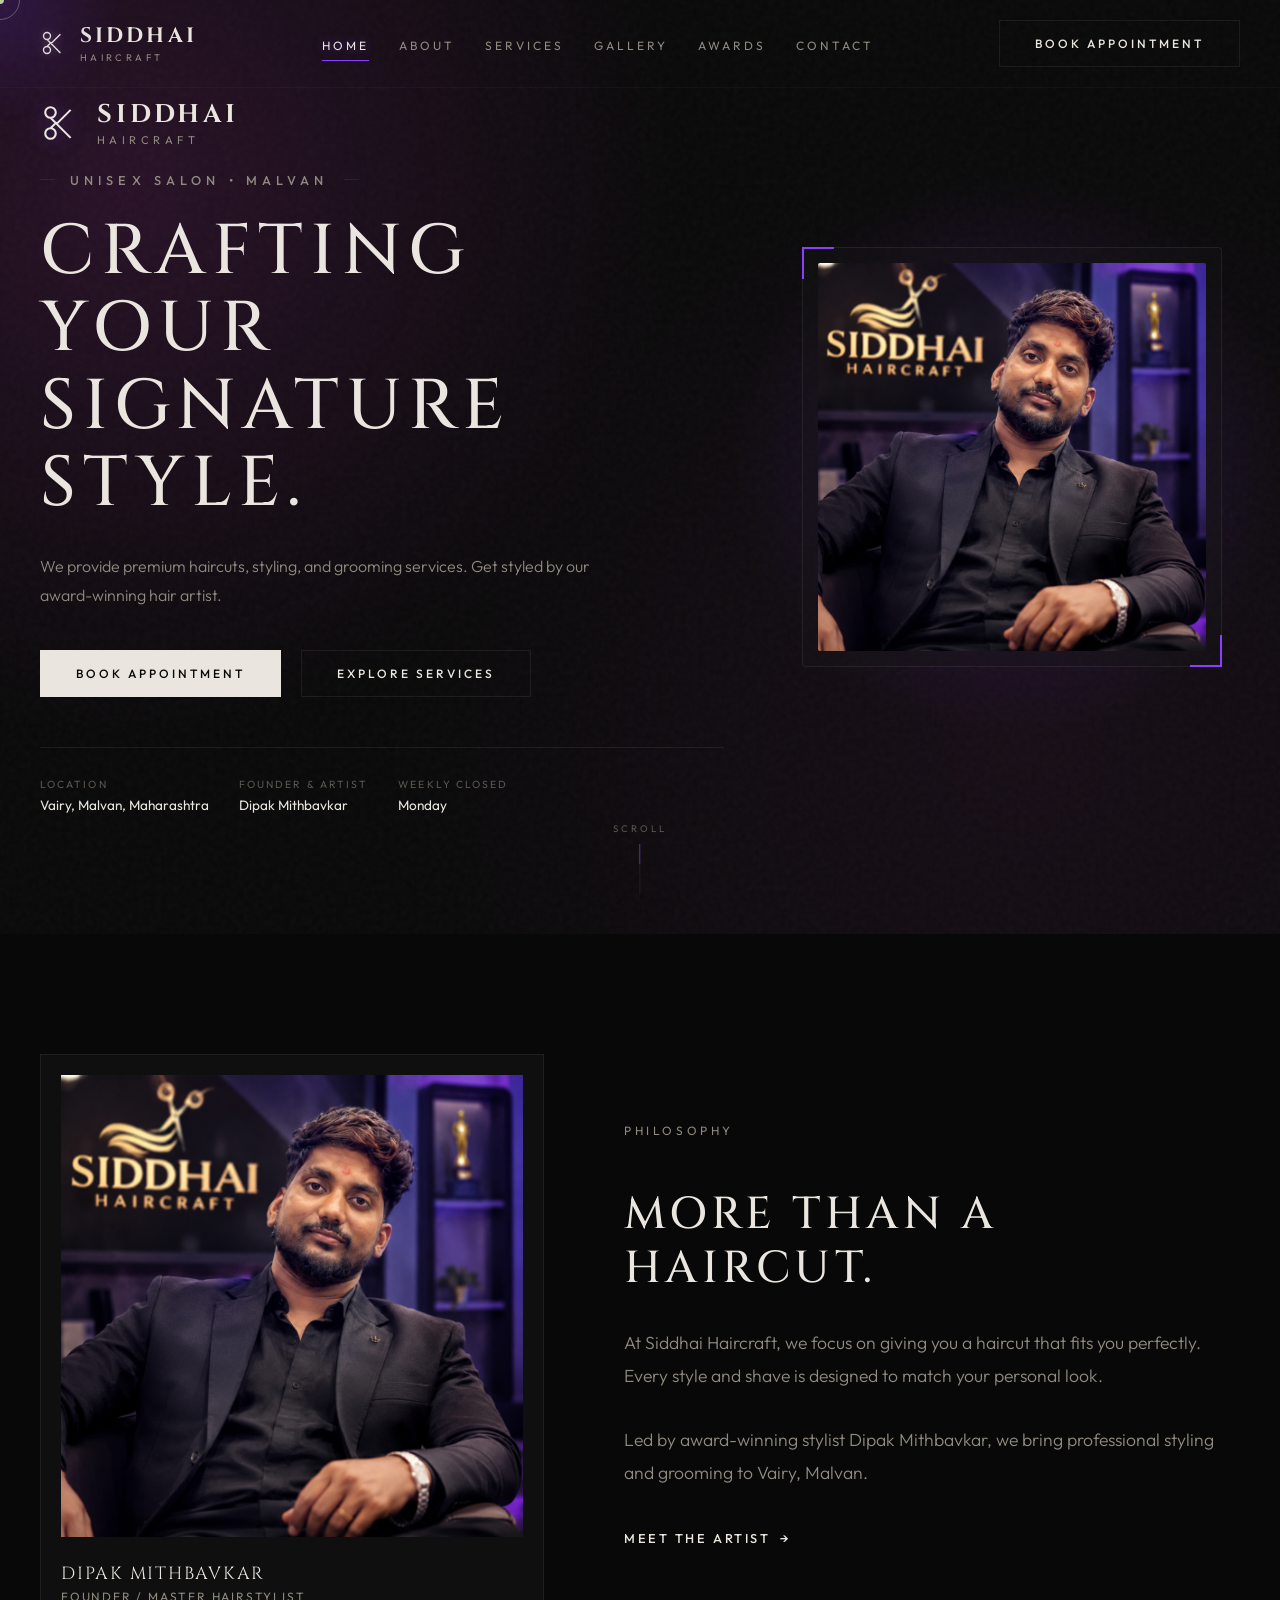
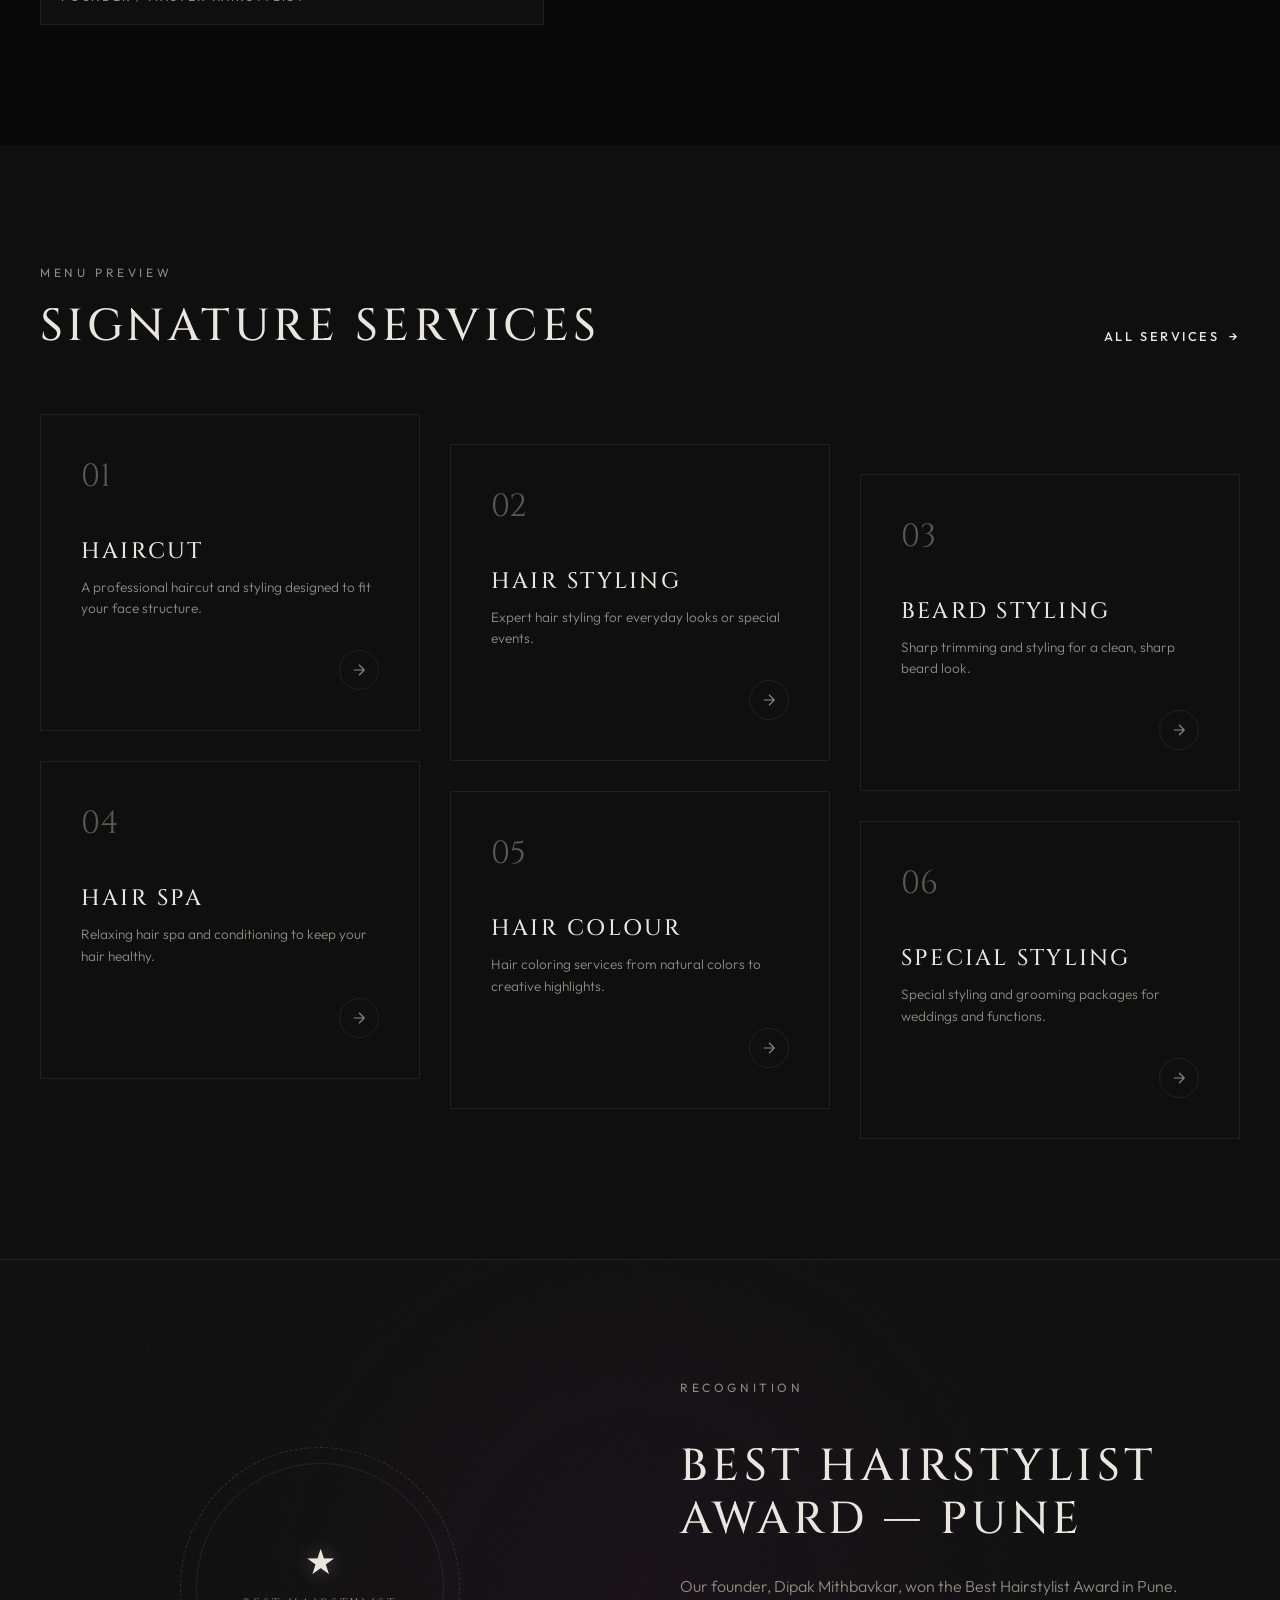
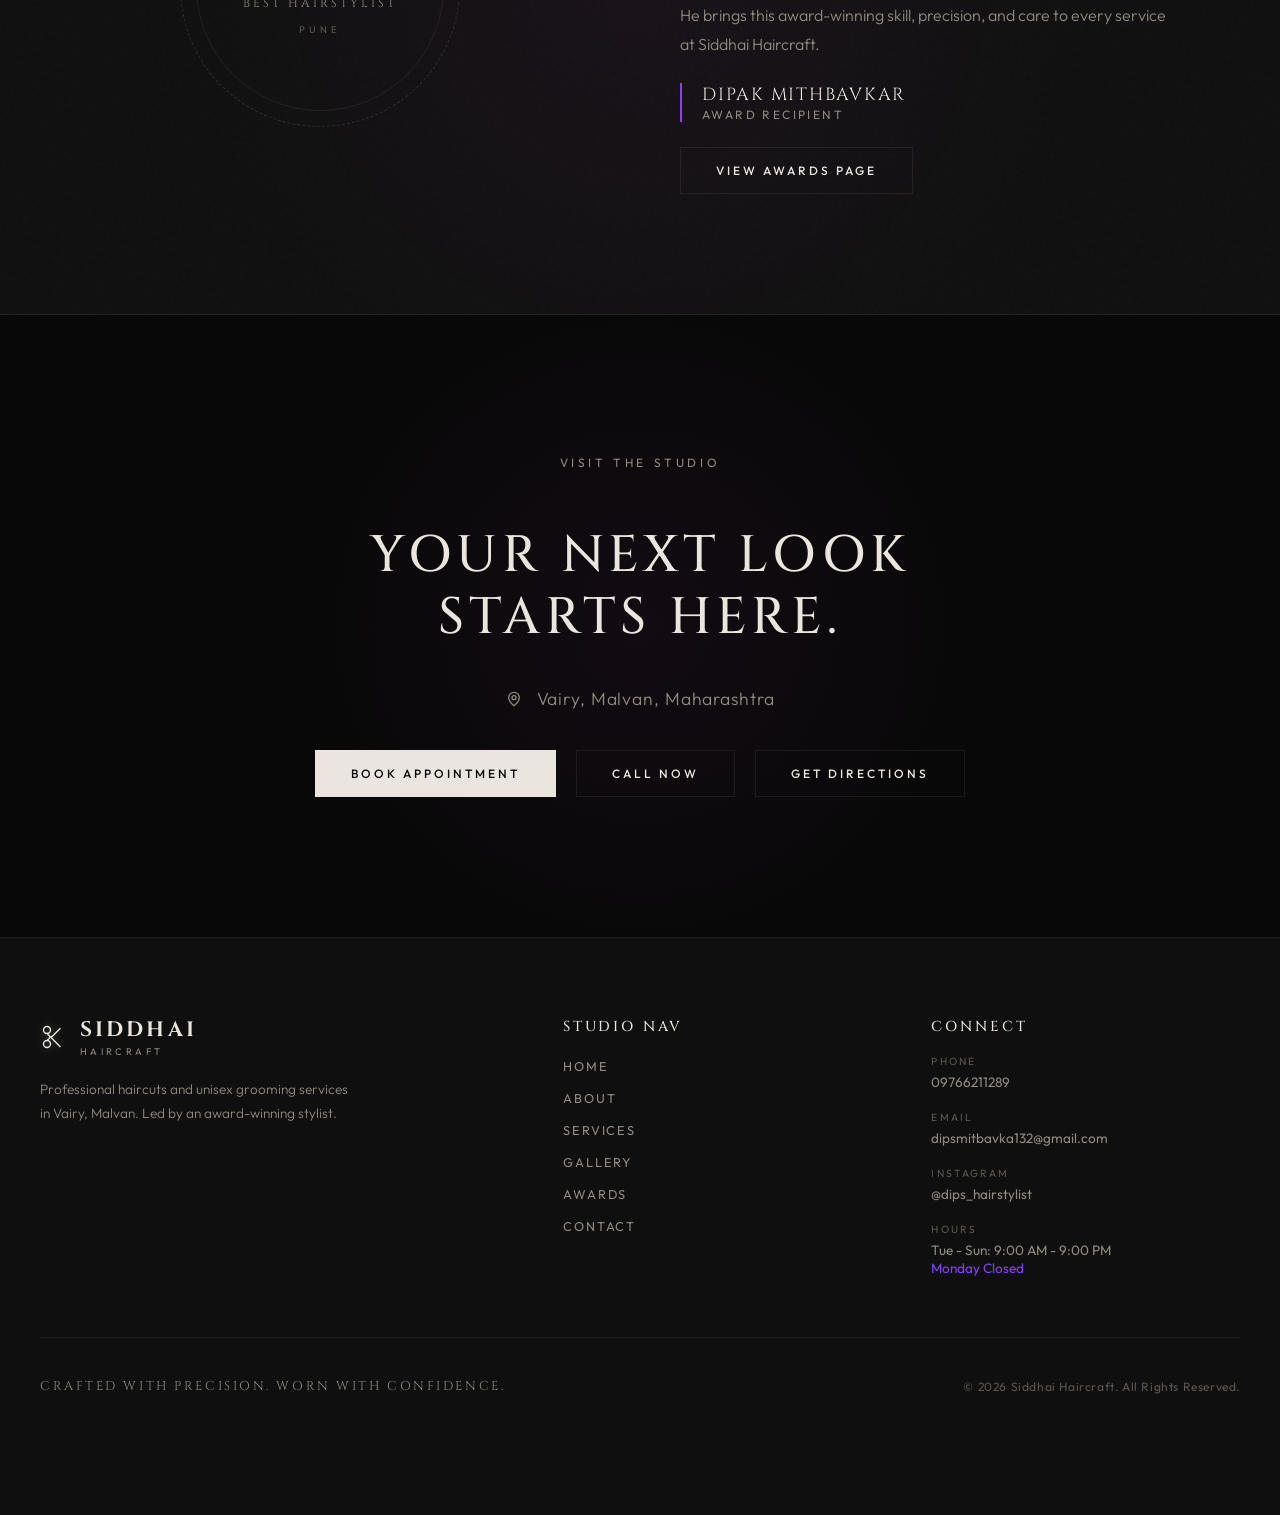
<file: index.html>
<!DOCTYPE html>
<html lang="en">
<head>
  <meta charset="UTF-8">
  <meta name="viewport" content="width=device-width, initial-scale=1.0">
  <title>Siddhai Haircraft | Premium Unisex Salon in Malvan</title>
  <meta name="description" content="Siddhai Haircraft is a luxury unisex salon in Vairy, Malvan, led by award-winning hairstylist Dipak Mithbavkar. Discover precision cuts and bespoke styling.">
  
  <!-- Open Graph -->
  <meta property="og:title" content="Siddhai Haircraft | Premium Unisex Salon in Malvan">
  <meta property="og:description" content="Discover premium grooming and styling in Vairy, Malvan. Led by Pune award-winning hairstylist Dipak Mithbavkar.">
  <meta property="og:image" content="assets/owner.jpg">
  <meta property="og:type" content="website">

  <!-- CSS -->
  <link rel="stylesheet" href="css/style.css">
</head>
<body class="is-loading">

  <!-- Page Transition Overlay -->
  <div class="page-transition-overlay"></div>

  <!-- Custom Cursor Elements -->
  <div class="custom-cursor"></div>
  <div class="custom-cursor-follower"></div>
  <div class="custom-cursor-glow"></div>

  <!-- Header -->
  <header>
    <div class="nav-container">
      <a href="index.html" class="logo">
        <svg width="28" height="28" viewBox="0 0 24 24" fill="none" stroke="#eae6df" stroke-width="1.2" style="color: var(--text-primary); filter: drop-shadow(0 0 5px rgba(234, 230, 223, 0.3));">
          <path d="M6 15c-1.66 0-3 1.34-3 3s1.34 3 3 3 3-1.34 3-3-1.34-3-3-3zm0 0l3.5-3.5M6 9c-1.66 0-3-1.34-3-3s1.34-3 3-3 3 1.34 3 3-1.34 3-3 3zm0 0l3.5 3.5m0 0l8-8m-8 8l8 8"/>
        </svg>
        <div class="logo-text-wrapper">
          <span class="logo-main-text">SIDDHAI</span>
          <span class="logo-sub-text">HAIRCRAFT</span>
        </div>
      </a>
      <nav>
        <ul class="nav-links">
          <li><a href="index.html" class="active">Home</a></li>
          <li><a href="about.html">About</a></li>
          <li><a href="services.html">Services</a></li>
          <li><a href="gallery.html">Gallery</a></li>
          <li><a href="awards.html">Awards</a></li>
          <li><a href="contact.html">Contact</a></li>
        </ul>
      </nav>
      <div class="nav-cta">
        <a href="https://wa.me/919766211289?text=Hello%20Siddhai%20Haircraft%2C%20I%20would%20like%20to%20enquire%20about%20booking%20an%20appointment." class="btn btn-secondary" target="_blank">Book Appointment</a>
      </div>
      <button class="hamburger" aria-label="Toggle Navigation">
        <span class="hamburger-box">
          <span class="hamburger-inner"></span>
        </span>
      </button>
    </div>
  </header>

  <!-- Mobile Fullscreen Navigation -->
  <div class="mobile-nav-overlay">
    <ul class="mobile-nav-links">
      <li><a href="index.html" class="active">Home</a></li>
      <li><a href="about.html">About</a></li>
      <li><a href="services.html">Services</a></li>
      <li><a href="gallery.html">Gallery</a></li>
      <li><a href="awards.html">Awards</a></li>
      <li><a href="contact.html">Contact</a></li>
    </ul>
    <a href="https://wa.me/919766211289?text=Hello%20Siddhai%20Haircraft%2C%20I%20would%20like%20to%20enquire%20about%20booking%20an%20appointment." class="btn btn-primary" target="_blank">Book Appointment</a>
  </div>

  <!-- Mobile Bottom Sticky CTA -->
  <div class="mobile-sticky-cta">
    <a href="https://wa.me/919766211289?text=Hello%20Siddhai%20Haircraft%2C%20I%20would%20like%20to%20enquire%20about%20booking%20an%20appointment." class="mobile-sticky-btn" target="_blank">Book Appointment</a>
  </div>

  <!-- Main Content -->
  <main>
    
    <!-- Hero Section -->
    <section class="hero">
      <div class="hero-grid">
        <div class="hero-content reveal">
          <div class="hero-brand-logo" style="display: flex; align-items: center; gap: 15px; margin-bottom: 25px;">
            <svg width="42" height="42" viewBox="0 0 24 24" fill="none" stroke="#eae6df" stroke-width="1.2" style="color: var(--text-primary); filter: drop-shadow(0 0 10px rgba(138, 63, 252, 0.45));">
              <path d="M6 15c-1.66 0-3 1.34-3 3s1.34 3 3 3 3-1.34 3-3-1.34-3-3-3zm0 0l3.5-3.5M6 9c-1.66 0-3-1.34-3-3s1.34-3 3-3 3 1.34 3 3-1.34 3-3 3zm0 0l3.5 3.5m0 0l8-8m-8 8l8 8"/>
            </svg>
            <div class="logo-text-wrapper" style="text-align: left;">
              <span class="logo-main-text" style="font-size: 1.6rem; font-weight: 700; letter-spacing: 0.15em;">SIDDHAI</span>
              <span class="logo-sub-text" style="font-size: 0.7rem; letter-spacing: 0.4em; color: var(--text-secondary); text-transform: uppercase;">HAIRCRAFT</span>
            </div>
          </div>
          <div class="hero-eyebrow">Unisex Salon • Malvan</div>
          <h1 class="hero-title">Crafting Your<br>Signature Style.</h1>
          <p class="hero-description">We provide premium haircuts, styling, and grooming services. Get styled by our award-winning hair artist.</p>
          <div class="hero-actions">
            <a href="https://wa.me/919766211289?text=Hello%20Siddhai%20Haircraft%2C%20I%20would%20like%20to%20enquire%20about%20booking%20an%20appointment." class="btn btn-primary" target="_blank">Book Appointment</a>
            <a href="services.html" class="btn btn-secondary">Explore Services</a>
          </div>
          <div class="hero-meta">
            <div class="meta-item">
              <span class="meta-label">Location</span>
              <span class="meta-value">Vairy, Malvan, Maharashtra</span>
            </div>
            <div class="meta-item">
              <span class="meta-label">Founder & Artist</span>
              <span class="meta-value">Dipak Mithbavkar</span>
            </div>
            <div class="meta-item">
              <span class="meta-label">Weekly Closed</span>
              <span class="meta-value text-plum">Monday</span>
            </div>
          </div>
        </div>
        <div class="hero-visual reveal reveal-delay-2">
          <div class="portrait-frame">
            <div class="portrait-inner">
              <img src="assets/owner.jpg" alt="Dipak Mithbavkar - Founder & Hairstylist">
            </div>
          </div>
          <div class="purple-ambient-glow"></div>
        </div>
      </div>
      <div class="scroll-indicator">
        <span>Scroll</span>
        <div class="scroll-line"></div>
      </div>
    </section>

    <!-- Editorial About Section -->
    <section class="about-section">
      <div class="section-container">
        <div class="editorial-grid">
          <div class="editorial-visual reveal clip-reveal">
            <div class="img-luxury-frame">
              <div class="img-container">
                <img src="assets/owner.jpg" alt="Dipak Mithbavkar at work">
              </div>
              <div class="artist-tag">
                <span class="artist-name">Dipak Mithbavkar</span>
                <span class="artist-title">Founder / Master Hairstylist</span>
              </div>
            </div>
          </div>
          <div class="editorial-content reveal reveal-delay-2">
            <span class="section-eyebrow">Philosophy</span>
            <h2 class="section-title">More than a haircut.</h2>
            <p>At Siddhai Haircraft, we focus on giving you a haircut that fits you perfectly. Every style and shave is designed to match your personal look.</p>
            <p>Led by award-winning stylist Dipak Mithbavkar, we bring professional styling and grooming to Vairy, Malvan.</p>
            <a href="about.html" class="btn-text">Meet The Artist <span>&rarr;</span></a>
          </div>
        </div>
      </div>
    </section>

    <!-- Services Preview Section -->
    <section class="services-section" style="background-color: var(--bg-secondary);">
      <div class="section-container">
        <div class="section-header reveal">
          <div>
            <span class="section-eyebrow">Menu Preview</span>
            <h2 class="section-title">Signature Services</h2>
          </div>
          <a href="services.html" class="btn-text">All Services <span>&rarr;</span></a>
        </div>
        
        <div class="services-preview-grid">
          
          <a href="services.html" class="service-preview-card reveal">
            <span class="card-num">01</span>
            <div class="card-content">
              <h3 class="card-title">Haircut</h3>
              <p class="card-desc">A professional haircut and styling designed to fit your face structure.</p>
            </div>
            <div class="card-footer">
              <span class="card-arrow">
                <svg width="18" height="18" viewBox="0 0 24 24" fill="none" stroke="currentColor" stroke-width="1.5"><path d="M5 12h14M12 5l7 7-7 7"/></svg>
              </span>
            </div>
          </a>

          <a href="services.html" class="service-preview-card reveal reveal-delay-1">
            <span class="card-num">02</span>
            <div class="card-content">
              <h3 class="card-title">Hair Styling</h3>
              <p class="card-desc">Expert hair styling for everyday looks or special events.</p>
            </div>
            <div class="card-footer">
              <span class="card-arrow">
                <svg width="18" height="18" viewBox="0 0 24 24" fill="none" stroke="currentColor" stroke-width="1.5"><path d="M5 12h14M12 5l7 7-7 7"/></svg>
              </span>
            </div>
          </a>

          <a href="services.html" class="service-preview-card reveal reveal-delay-2">
            <span class="card-num">03</span>
            <div class="card-content">
              <h3 class="card-title">Beard Styling</h3>
              <p class="card-desc">Sharp trimming and styling for a clean, sharp beard look.</p>
            </div>
            <div class="card-footer">
              <span class="card-arrow">
                <svg width="18" height="18" viewBox="0 0 24 24" fill="none" stroke="currentColor" stroke-width="1.5"><path d="M5 12h14M12 5l7 7-7 7"/></svg>
              </span>
            </div>
          </a>

          <a href="services.html" class="service-preview-card reveal">
            <span class="card-num">04</span>
            <div class="card-content">
              <h3 class="card-title">Hair Spa</h3>
              <p class="card-desc">Relaxing hair spa and conditioning to keep your hair healthy.</p>
            </div>
            <div class="card-footer">
              <span class="card-arrow">
                <svg width="18" height="18" viewBox="0 0 24 24" fill="none" stroke="currentColor" stroke-width="1.5"><path d="M5 12h14M12 5l7 7-7 7"/></svg>
              </span>
            </div>
          </a>

          <a href="services.html" class="service-preview-card reveal reveal-delay-1">
            <span class="card-num">05</span>
            <div class="card-content">
              <h3 class="card-title">Hair Colour</h3>
              <p class="card-desc">Hair coloring services from natural colors to creative highlights.</p>
            </div>
            <div class="card-footer">
              <span class="card-arrow">
                <svg width="18" height="18" viewBox="0 0 24 24" fill="none" stroke="currentColor" stroke-width="1.5"><path d="M5 12h14M12 5l7 7-7 7"/></svg>
              </span>
            </div>
          </a>

          <a href="services.html" class="service-preview-card reveal reveal-delay-2">
            <span class="card-num">06</span>
            <div class="card-content">
              <h3 class="card-title">Special Styling</h3>
              <p class="card-desc">Special styling and grooming packages for weddings and functions.</p>
            </div>
            <div class="card-footer">
              <span class="card-arrow">
                <svg width="18" height="18" viewBox="0 0 24 24" fill="none" stroke="currentColor" stroke-width="1.5"><path d="M5 12h14M12 5l7 7-7 7"/></svg>
              </span>
            </div>
          </a>

        </div>
      </div>
    </section>

    <!-- Award Feature Section -->
    <section class="award-feature">
      <div class="section-container">
        <div class="award-grid">
          <div class="award-badge-container reveal">
            <div class="award-badge">
              <div class="award-badge-content">
                <span class="award-badge-icon">&#9733;</span>
                <span class="award-badge-text">Best Hairstylist</span>
                <span class="award-badge-sub">Pune</span>
              </div>
            </div>
          </div>
          <div class="award-content reveal reveal-delay-2">
            <span class="section-eyebrow">Recognition</span>
            <h2>Best Hairstylist Award — Pune</h2>
            <p>Our founder, Dipak Mithbavkar, won the Best Hairstylist Award in Pune. He brings this award-winning skill, precision, and care to every service at Siddhai Haircraft.</p>
            <div class="award-recipient">
              <span class="award-recipient-name">Dipak Mithbavkar</span>
              <span class="award-recipient-title">Award Recipient</span>
            </div>
            <a href="awards.html" class="btn btn-secondary">View Awards Page</a>
          </div>
        </div>
      </div>
    </section>

    <!-- Location & Final CTA -->
    <section class="location-cta">
      <div class="section-container">
        <div class="location-cta-content reveal">
          <span class="section-eyebrow">Visit the Studio</span>
          <h2 class="location-cta-title">Your Next Look<br>Starts Here.</h2>
          <p class="location-address">
            <svg width="16" height="16" viewBox="0 0 24 24" fill="none" stroke="currentColor" stroke-width="2" style="display:inline; vertical-align:middle; margin-right:5px;"><path d="M12 2a8 8 0 00-8 8c0 5.25 8 12 8 12s8-6.75 8-12a8 8 0 00-8-8z"/><circle cx="12" cy="10" r="3"/></svg>
            Vairy, Malvan, Maharashtra
          </p>
          <div class="location-actions">
            <a href="https://wa.me/919766211289?text=Hello%20Siddhai%20Haircraft%2C%20I%20would%20like%20to%20enquire%20about%20booking%20an%20appointment." class="btn btn-primary" target="_blank">Book Appointment</a>
            <a href="tel:09766211289" class="btn btn-secondary">Call Now</a>
            <a href="https://www.google.com/maps/search/?api=1&query=Siddhai+Haircraft+Vairy+Malvan" class="btn btn-secondary" target="_blank">Get Directions</a>
          </div>
        </div>
      </div>
    </section>

  </main>

  <!-- Footer -->
  <footer>
    <div class="section-container">
      <div class="footer-grid">
        <div class="footer-brand">
          <a href="index.html" class="footer-logo">
            <svg width="28" height="28" viewBox="0 0 24 24" fill="none" stroke="#eae6df" stroke-width="1.2" style="color: var(--text-primary); filter: drop-shadow(0 0 5px rgba(234, 230, 223, 0.3));">
              <path d="M6 15c-1.66 0-3 1.34-3 3s1.34 3 3 3 3-1.34 3-3-1.34-3-3-3zm0 0l3.5-3.5M6 9c-1.66 0-3-1.34-3-3s1.34-3 3-3 3 1.34 3 3-1.34 3-3 3zm0 0l3.5 3.5m0 0l8-8m-8 8l8 8"/>
            </svg>
            <div class="logo-text-wrapper">
              <span class="logo-main-text">SIDDHAI</span>
              <span class="logo-sub-text">HAIRCRAFT</span>
            </div>
          </a>
          <p class="footer-desc">Professional haircuts and unisex grooming services in Vairy, Malvan. Led by an award-winning stylist.</p>
        </div>
        <div class="footer-nav">
          <h3 class="footer-nav-title">Studio Nav</h3>
          <ul class="footer-links">
            <li><a href="index.html">Home</a></li>
            <li><a href="about.html">About</a></li>
            <li><a href="services.html">Services</a></li>
            <li><a href="gallery.html">Gallery</a></li>
            <li><a href="awards.html">Awards</a></li>
            <li><a href="contact.html">Contact</a></li>
          </ul>
        </div>
        <div class="footer-contact">
          <h3 class="footer-nav-title">Connect</h3>
          <div class="footer-contact-item">
            <span class="footer-contact-label">Phone</span>
            <span class="footer-contact-value"><a href="tel:09766211289">09766211289</a></span>
          </div>
          <div class="footer-contact-item">
            <span class="footer-contact-label">Email</span>
            <span class="footer-contact-value"><a href="mailto:dipsmitbavka132@gmail.com">dipsmitbavka132@gmail.com</a></span>
          </div>
          <div class="footer-contact-item">
            <span class="footer-contact-label">Instagram</span>
            <span class="footer-contact-value"><a href="https://instagram.com/dips_hairstylist" target="_blank">@dips_hairstylist</a></span>
          </div>
          <div class="footer-contact-item">
            <span class="footer-contact-label">Hours</span>
            <span class="footer-contact-value">Tue - Sun: 9:00 AM - 9:00 PM<br><span style="color:var(--accent-electric)">Monday Closed</span></span>
          </div>
        </div>
      </div>
      <div class="footer-bottom">
        <span class="footer-motto">Crafted with precision. Worn with confidence.</span>
        <span class="footer-copy">&copy; 2026 Siddhai Haircraft. All Rights Reserved.</span>
      </div>
    </div>
  </footer>

  <!-- Scripts -->
  <script src="js/script.js"></script>
</body>
</html>
</file>
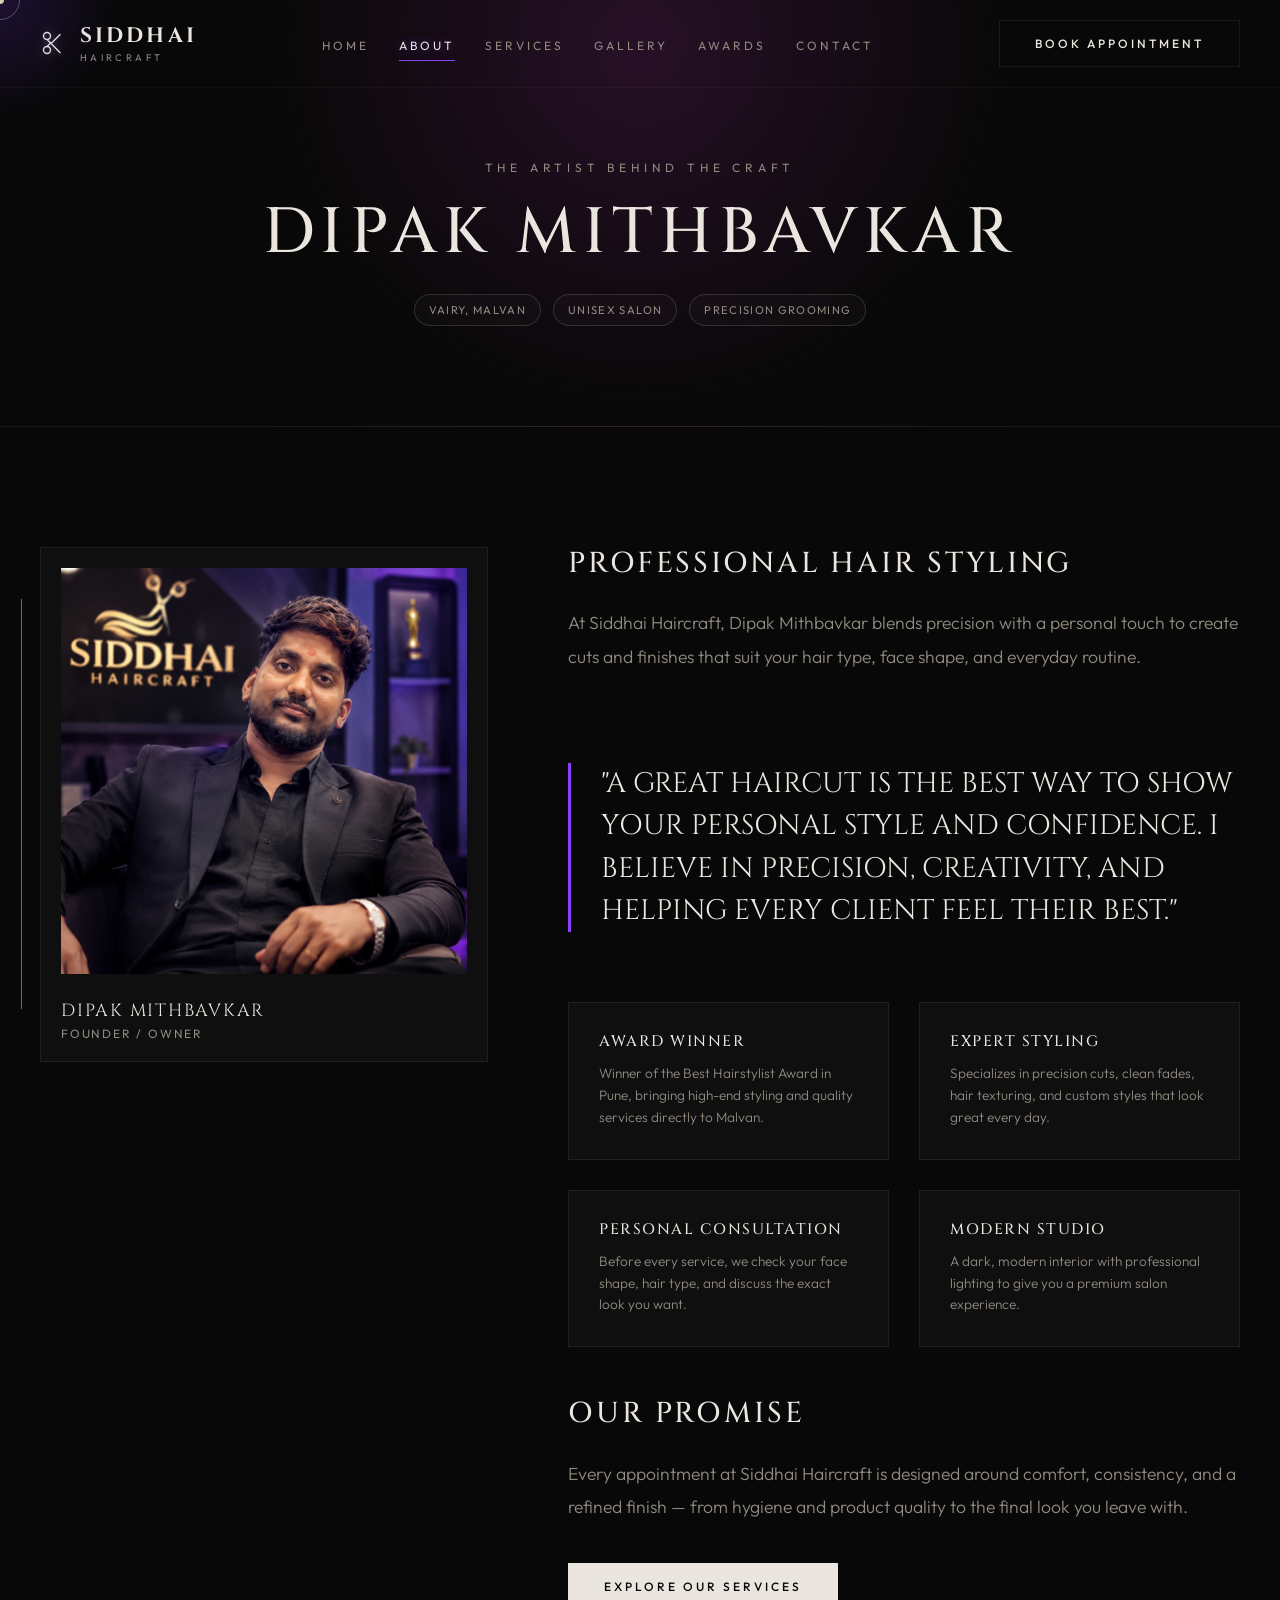
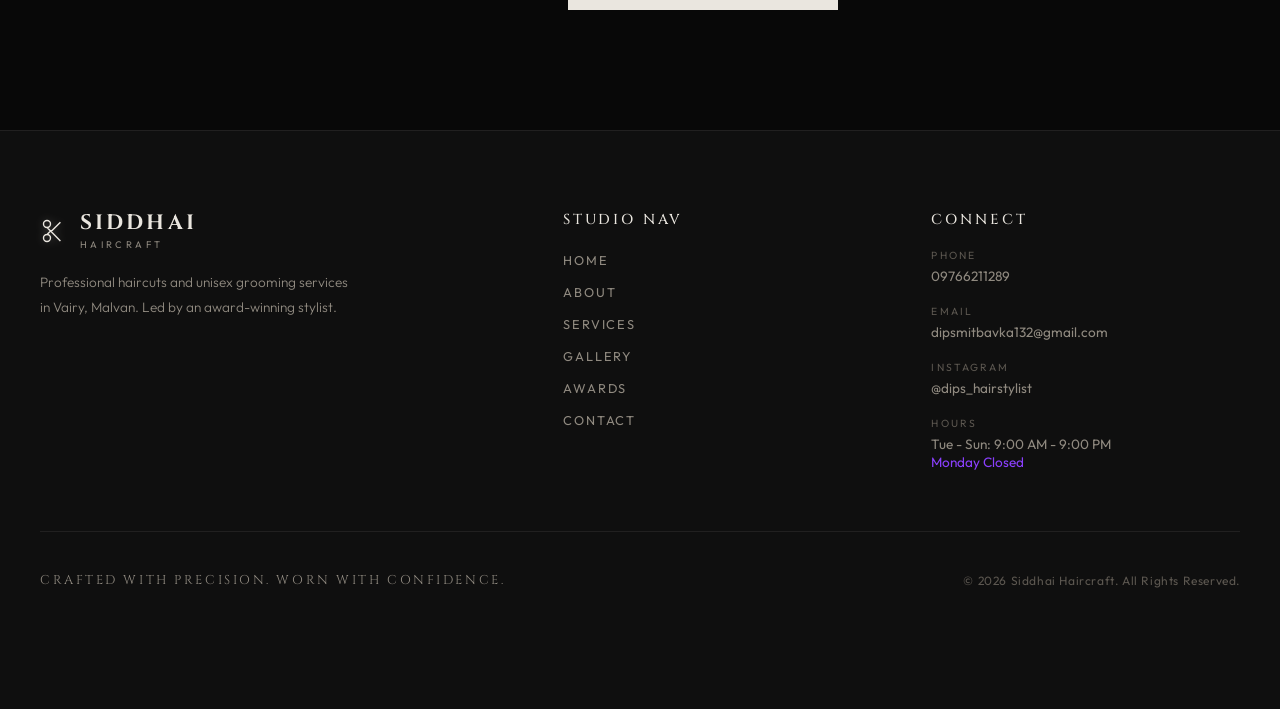
<file: about.html>
<!DOCTYPE html>
<html lang="en">
<head>
  <meta charset="UTF-8">
  <meta name="viewport" content="width=device-width, initial-scale=1.0">
  <title>About | Siddhai Haircraft Unisex Salon</title>
  <meta name="description" content="Meet Dipak Mithbavkar, founder and award-winning hairstylist at Siddhai Haircraft in Malvan. Learn about our philosophy of precision grooming.">
  
  <!-- Open Graph -->
  <meta property="og:title" content="About | Siddhai Haircraft Unisex Salon">
  <meta property="og:description" content="Meet Dipak Mithbavkar, Pune award-winning hairstylist crafting bespoke looks in Vairy, Malvan.">
  <meta property="og:image" content="assets/owner.jpg">
  <meta property="og:type" content="website">

  <!-- CSS -->
  <link rel="stylesheet" href="css/style.css">
</head>
<body class="is-loading">

  <!-- Page Transition Overlay -->
  <div class="page-transition-overlay"></div>

  <!-- Custom Cursor Elements -->
  <div class="custom-cursor"></div>
  <div class="custom-cursor-follower"></div>
  <div class="custom-cursor-glow"></div>

  <!-- Header -->
  <header>
    <div class="nav-container">
      <a href="index.html" class="logo">
        <svg width="28" height="28" viewBox="0 0 24 24" fill="none" stroke="#eae6df" stroke-width="1.2" style="color: var(--text-primary); filter: drop-shadow(0 0 5px rgba(234, 230, 223, 0.3));">
          <path d="M6 15c-1.66 0-3 1.34-3 3s1.34 3 3 3 3-1.34 3-3-1.34-3-3-3zm0 0l3.5-3.5M6 9c-1.66 0-3-1.34-3-3s1.34-3 3-3 3 1.34 3 3-1.34 3-3 3zm0 0l3.5 3.5m0 0l8-8m-8 8l8 8"/>
        </svg>
        <div class="logo-text-wrapper">
          <span class="logo-main-text">SIDDHAI</span>
          <span class="logo-sub-text">HAIRCRAFT</span>
        </div>
      </a>
      <nav>
        <ul class="nav-links">
          <li><a href="index.html">Home</a></li>
          <li><a href="about.html" class="active">About</a></li>
          <li><a href="services.html">Services</a></li>
          <li><a href="gallery.html">Gallery</a></li>
          <li><a href="awards.html">Awards</a></li>
          <li><a href="contact.html">Contact</a></li>
        </ul>
      </nav>
      <div class="nav-cta">
        <a href="https://wa.me/919766211289?text=Hello%20Siddhai%20Haircraft%2C%20I%20would%20like%20to%20enquire%20about%20booking%20an%20appointment." class="btn btn-secondary" target="_blank">Book Appointment</a>
      </div>
      <button class="hamburger" aria-label="Toggle Navigation">
        <span class="hamburger-box">
          <span class="hamburger-inner"></span>
        </span>
      </button>
    </div>
  </header>

  <!-- Mobile Fullscreen Navigation -->
  <div class="mobile-nav-overlay">
    <ul class="mobile-nav-links">
      <li><a href="index.html">Home</a></li>
      <li><a href="about.html" class="active">About</a></li>
      <li><a href="services.html">Services</a></li>
      <li><a href="gallery.html">Gallery</a></li>
      <li><a href="awards.html">Awards</a></li>
      <li><a href="contact.html">Contact</a></li>
    </ul>
    <a href="https://wa.me/919766211289?text=Hello%20Siddhai%20Haircraft%2C%20I%20would%20like%20to%20enquire%20about%20booking%20an%20appointment." class="btn btn-primary" target="_blank">Book Appointment</a>
  </div>

  <!-- Mobile Bottom Sticky CTA -->
  <div class="mobile-sticky-cta">
    <a href="https://wa.me/919766211289?text=Hello%20Siddhai%20Haircraft%2C%20I%20would%20like%20to%20enquire%20about%20booking%20an%20appointment." class="mobile-sticky-btn" target="_blank">Book Appointment</a>
  </div>

  <!-- Main Content -->
  <main>
    
    <!-- Page Hero -->
    <section class="page-hero">
      <div class="page-hero-container reveal">
        <span class="page-hero-eyebrow">The Artist Behind the Craft</span>
        <h1 class="page-hero-title">Dipak Mithbavkar</h1>
        <div class="page-hero-badges" aria-label="Salon highlights">
          <span>Vairy, Malvan</span>
          <span>Unisex Salon</span>
          <span>Precision Grooming</span>
        </div>
      </div>
    </section>

    <!-- Profile Section -->
    <section class="profile-section">
      <div class="section-container">
        <div class="profile-grid">
          
          <div class="profile-visual reveal">
            <div class="img-luxury-frame">
              <div class="img-container">
                <img src="assets/owner.jpg" alt="Dipak Mithbavkar - Founder & Hairstylist">
              </div>
              <div class="artist-tag">
                <span class="artist-name">Dipak Mithbavkar</span>
                <span class="artist-title">Founder / Owner</span>
              </div>
            </div>
          </div>

          <div class="profile-content reveal reveal-delay-2">
            <div class="profile-intro">
              <h3>Professional Hair Styling</h3>
              <p>At Siddhai Haircraft, Dipak Mithbavkar blends precision with a personal touch to create cuts and finishes that suit your hair type, face shape, and everyday routine.</p>
            </div>

            <div class="philosophy-quote">
              "A great haircut is the best way to show your personal style and confidence. I believe in precision, creativity, and helping every client feel their best."
            </div>

            <div class="profile-details-grid">
              
              <div class="profile-detail-card">
                <h4>Award Winner</h4>
                <p>Winner of the Best Hairstylist Award in Pune, bringing high-end styling and quality services directly to Malvan.</p>
              </div>

              <div class="profile-detail-card">
                <h4>Expert Styling</h4>
                <p>Specializes in precision cuts, clean fades, hair texturing, and custom styles that look great every day.</p>
              </div>

              <div class="profile-detail-card">
                <h4>Personal Consultation</h4>
                <p>Before every service, we check your face shape, hair type, and discuss the exact look you want.</p>
              </div>

              <div class="profile-detail-card">
                <h4>Modern Studio</h4>
                <p>A dark, modern interior with professional lighting to give you a premium salon experience.</p>
              </div>

            </div>

            <div class="profile-intro">
              <h3>Our Promise</h3>
              <p>Every appointment at Siddhai Haircraft is designed around comfort, consistency, and a refined finish — from hygiene and product quality to the final look you leave with.</p>
              <a href="services.html" class="btn btn-primary" style="margin-top: 20px;">Explore Our Services</a>
            </div>

          </div>

        </div>
      </div>
    </section>

  </main>

  <!-- Footer -->
  <footer>
    <div class="section-container">
      <div class="footer-grid">
        <div class="footer-brand">
          <a href="index.html" class="footer-logo">
            <svg width="28" height="28" viewBox="0 0 24 24" fill="none" stroke="#eae6df" stroke-width="1.2" style="color: var(--text-primary); filter: drop-shadow(0 0 5px rgba(234, 230, 223, 0.3));">
              <path d="M6 15c-1.66 0-3 1.34-3 3s1.34 3 3 3 3-1.34 3-3-1.34-3-3-3zm0 0l3.5-3.5M6 9c-1.66 0-3-1.34-3-3s1.34-3 3-3 3 1.34 3 3-1.34 3-3 3zm0 0l3.5 3.5m0 0l8-8m-8 8l8 8"/>
            </svg>
            <div class="logo-text-wrapper">
              <span class="logo-main-text">SIDDHAI</span>
              <span class="logo-sub-text">HAIRCRAFT</span>
            </div>
          </a>
          <p class="footer-desc">Professional haircuts and unisex grooming services in Vairy, Malvan. Led by an award-winning stylist.</p>
        </div>
        <div class="footer-nav">
          <h3 class="footer-nav-title">Studio Nav</h3>
          <ul class="footer-links">
            <li><a href="index.html">Home</a></li>
            <li><a href="about.html">About</a></li>
            <li><a href="services.html">Services</a></li>
            <li><a href="gallery.html">Gallery</a></li>
            <li><a href="awards.html">Awards</a></li>
            <li><a href="contact.html">Contact</a></li>
          </ul>
        </div>
        <div class="footer-contact">
          <h3 class="footer-nav-title">Connect</h3>
          <div class="footer-contact-item">
            <span class="footer-contact-label">Phone</span>
            <span class="footer-contact-value"><a href="tel:09766211289">09766211289</a></span>
          </div>
          <div class="footer-contact-item">
            <span class="footer-contact-label">Email</span>
            <span class="footer-contact-value"><a href="mailto:dipsmitbavka132@gmail.com">dipsmitbavka132@gmail.com</a></span>
          </div>
          <div class="footer-contact-item">
            <span class="footer-contact-label">Instagram</span>
            <span class="footer-contact-value"><a href="https://instagram.com/dips_hairstylist" target="_blank">@dips_hairstylist</a></span>
          </div>
          <div class="footer-contact-item">
            <span class="footer-contact-label">Hours</span>
            <span class="footer-contact-value">Tue - Sun: 9:00 AM - 9:00 PM<br><span style="color:var(--accent-electric)">Monday Closed</span></span>
          </div>
        </div>
      </div>
      <div class="footer-bottom">
        <span class="footer-motto">Crafted with precision. Worn with confidence.</span>
        <span class="footer-copy">&copy; 2026 Siddhai Haircraft. All Rights Reserved.</span>
      </div>
    </div>
  </footer>

  <!-- Scripts -->
  <script src="js/script.js"></script>
</body>
</html>
</file>
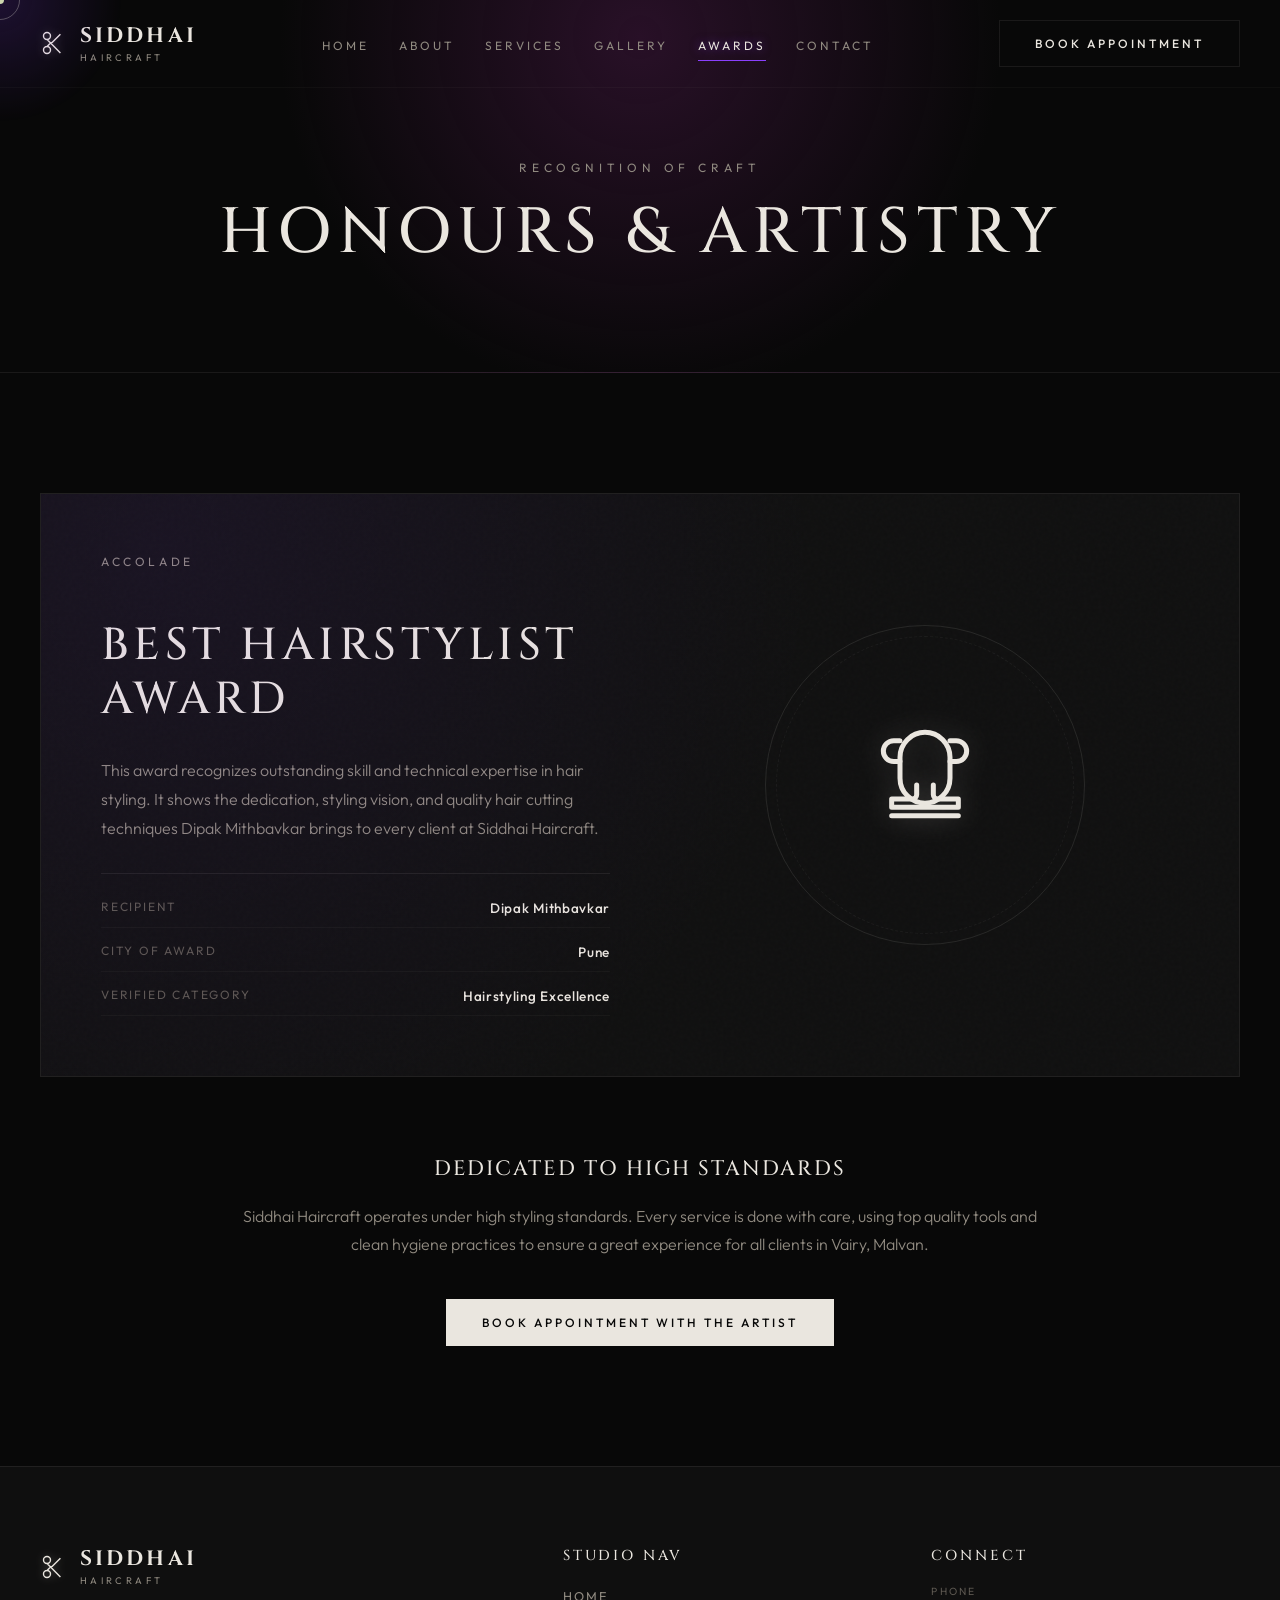
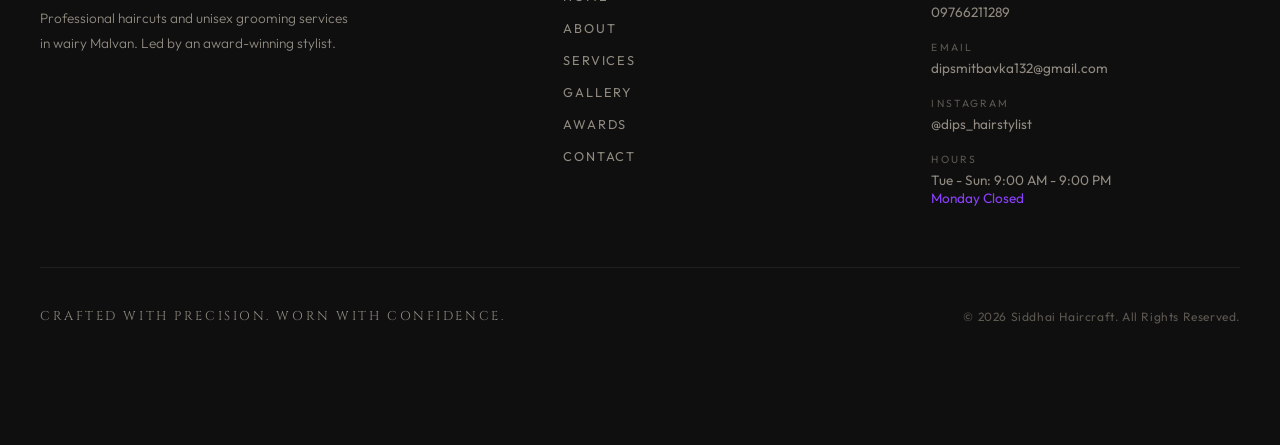
<file: awards.html>
<!DOCTYPE html>
<html lang="en">
<head>
  <meta charset="UTF-8">
  <meta name="viewport" content="width=device-width, initial-scale=1.0">
  <title>Awards & Recognition | Siddhai Haircraft Unisex Salon</title>
  <meta name="description" content="Siddhai Haircraft's professional accolades. Highlighting Dipak Mithbavkar's Best Hairstylist Award in Pune, Maharashtra.">
  
  <!-- Open Graph -->
  <meta property="og:title" content="Awards & Recognition | Siddhai Haircraft Unisex Salon">
  <meta property="og:description" content="Celebrating professional artistry. Featuring the Best Hairstylist Award in Pune won by Dipak Mithbavkar.">
  <meta property="og:image" content="assets/owner.jpg">
  <meta property="og:type" content="website">

  <!-- CSS -->
  <link rel="stylesheet" href="css/style.css">
</head>
<body class="is-loading">

  <!-- Page Transition Overlay -->
  <div class="page-transition-overlay"></div>

  <!-- Custom Cursor Elements -->
  <div class="custom-cursor"></div>
  <div class="custom-cursor-follower"></div>
  <div class="custom-cursor-glow"></div>

  <!-- Header -->
  <header>
    <div class="nav-container">
      <a href="index.html" class="logo">
        <svg width="28" height="28" viewBox="0 0 24 24" fill="none" stroke="#eae6df" stroke-width="1.2" style="color: var(--text-primary); filter: drop-shadow(0 0 5px rgba(234, 230, 223, 0.3));">
          <path d="M6 15c-1.66 0-3 1.34-3 3s1.34 3 3 3 3-1.34 3-3-1.34-3-3-3zm0 0l3.5-3.5M6 9c-1.66 0-3-1.34-3-3s1.34-3 3-3 3 1.34 3 3-1.34 3-3 3zm0 0l3.5 3.5m0 0l8-8m-8 8l8 8"/>
        </svg>
        <div class="logo-text-wrapper">
          <span class="logo-main-text">SIDDHAI</span>
          <span class="logo-sub-text">HAIRCRAFT</span>
        </div>
      </a>
      <nav>
        <ul class="nav-links">
          <li><a href="index.html">Home</a></li>
          <li><a href="about.html">About</a></li>
          <li><a href="services.html">Services</a></li>
          <li><a href="gallery.html">Gallery</a></li>
          <li><a href="awards.html" class="active">Awards</a></li>
          <li><a href="contact.html">Contact</a></li>
        </ul>
      </nav>
      <div class="nav-cta">
        <a href="https://wa.me/919766211289?text=Hello%20Siddhai%20Haircraft%2C%20I%20would%20like%20to%20enquire%20about%20booking%20an%20appointment." class="btn btn-secondary" target="_blank">Book Appointment</a>
      </div>
      <button class="hamburger" aria-label="Toggle Navigation">
        <span class="hamburger-box">
          <span class="hamburger-inner"></span>
        </span>
      </button>
    </div>
  </header>

  <!-- Mobile Fullscreen Navigation -->
  <div class="mobile-nav-overlay">
    <ul class="mobile-nav-links">
      <li><a href="index.html">Home</a></li>
      <li><a href="about.html">About</a></li>
      <li><a href="services.html">Services</a></li>
      <li><a href="gallery.html">Gallery</a></li>
      <li><a href="awards.html" class="active">Awards</a></li>
      <li><a href="contact.html">Contact</a></li>
    </ul>
    <a href="https://wa.me/919766211289?text=Hello%20Siddhai%20Haircraft%2C%20I%20would%20like%20to%20enquire%20about%20booking%20an%20appointment." class="btn btn-primary" target="_blank">Book Appointment</a>
  </div>

  <!-- Mobile Bottom Sticky CTA -->
  <div class="mobile-sticky-cta">
    <a href="https://wa.me/919766211289?text=Hello%20Siddhai%20Haircraft%2C%20I%20would%20like%20to%20enquire%20about%20booking%20an%20appointment." class="mobile-sticky-btn" target="_blank">Book Appointment</a>
  </div>

  <!-- Main Content -->
  <main>
    
    <!-- Page Hero -->
    <section class="page-hero">
      <div class="page-hero-container reveal">
        <span class="page-hero-eyebrow">Recognition of Craft</span>
        <h1 class="page-hero-title">Honours & Artistry</h1>
      </div>
    </section>

    <!-- Awards Feature Section -->
    <section class="awards-display-section">
      <div class="section-container">
        <div class="awards-feature-container">
          
          <!-- Award 1 Card -->
          <div class="awards-luxury-card reveal">
            <div class="award-details-left">
              <span class="section-eyebrow" style="color:var(--text-secondary)">Accolade</span>
              <h3>Best Hairstylist<br>Award</h3>
              <p>This award recognizes outstanding skill and technical expertise in hair styling. It shows the dedication, styling vision, and quality hair cutting techniques Dipak Mithbavkar brings to every client at Siddhai Haircraft.</p>
              
              <div class="award-spec-list">
                <div class="award-spec-item">
                  <span class="award-spec-label">Recipient</span>
                  <span class="award-spec-val">Dipak Mithbavkar</span>
                </div>
                <div class="award-spec-item">
                  <span class="award-spec-label">City of Award</span>
                  <span class="award-spec-val">Pune</span>
                </div>
                <div class="award-spec-item">
                  <span class="award-spec-label">Verified Category</span>
                  <span class="award-spec-val">Hairstyling Excellence</span>
                </div>
              </div>
            </div>

            <div class="awards-visual-right">
              <div class="award-trophy-illustration">
                <div class="award-trophy-icon">
                  <!-- Custom SVG Trophy -->
                  <svg width="100" height="100" viewBox="0 0 24 24" fill="none" stroke="currentColor" stroke-width="1.2" stroke-linecap="round" stroke-linejoin="round" style="color: var(--text-primary);">
                    <path d="M6 9H4.5a2.5 2.5 0 0 1 0-5H6"/>
                    <path d="M18 9h1.5a2.5 2.5 0 0 0 0-5H18"/>
                    <path d="M4 22h16"/>
                    <path d="M10 14.66V17c0 .55-.45 1-1 1H4v2h16v-2h-5c-.55 0-1-.45-1-1v-2.34"/>
                    <path d="M12 2a6 6 0 0 1 6 6v5a6 6 0 0 1-6 6 6 6 0 0 1-6-6V8a6 6 0 0 1 6-6z"/>
                  </svg>
                </div>
              </div>
            </div>
          </div>

          <!-- Description Section -->
          <div style="max-width:800px; margin: 0 auto; text-align:center;" class="reveal">
            <h4 style="font-family: var(--font-serif); font-size: 1.3rem; text-transform: uppercase; margin-bottom: 20px;">Dedicated to High Standards</h4>
            <p style="margin-bottom: 40px;">Siddhai Haircraft operates under high styling standards. Every service is done with care, using top quality tools and clean hygiene practices to ensure a great experience for all clients in Vairy, Malvan.</p>
            <a href="https://wa.me/919766211289?text=Hello%20Siddhai%20Haircraft%2C%20I%20would%20like%20to%20enquire%20about%20booking%20an%20appointment." class="btn btn-primary" target="_blank">Book Appointment with the Artist</a>
          </div>

        </div>
      </div>
    </section>

  </main>

  <!-- Footer -->
  <footer>
    <div class="section-container">
      <div class="footer-grid">
        <div class="footer-brand">
          <a href="index.html" class="footer-logo">
            <svg width="28" height="28" viewBox="0 0 24 24" fill="none" stroke="#eae6df" stroke-width="1.2" style="color: var(--text-primary); filter: drop-shadow(0 0 5px rgba(234, 230, 223, 0.3));">
              <path d="M6 15c-1.66 0-3 1.34-3 3s1.34 3 3 3 3-1.34 3-3-1.34-3-3-3zm0 0l3.5-3.5M6 9c-1.66 0-3-1.34-3-3s1.34-3 3-3 3 1.34 3 3-1.34 3-3 3zm0 0l3.5 3.5m0 0l8-8m-8 8l8 8"/>
            </svg>
            <div class="logo-text-wrapper">
              <span class="logo-main-text">SIDDHAI</span>
              <span class="logo-sub-text">HAIRCRAFT</span>
            </div>
          </a>
          <p class="footer-desc">Professional haircuts and unisex grooming services in wairy Malvan. Led by an award-winning stylist.</p>
        </div>
        <div class="footer-nav">
          <h3 class="footer-nav-title">Studio Nav</h3>
          <ul class="footer-links">
            <li><a href="index.html">Home</a></li>
            <li><a href="about.html">About</a></li>
            <li><a href="services.html">Services</a></li>
            <li><a href="gallery.html">Gallery</a></li>
            <li><a href="awards.html">Awards</a></li>
            <li><a href="contact.html">Contact</a></li>
          </ul>
        </div>
        <div class="footer-contact">
          <h3 class="footer-nav-title">Connect</h3>
          <div class="footer-contact-item">
            <span class="footer-contact-label">Phone</span>
            <span class="footer-contact-value"><a href="tel:09766211289">09766211289</a></span>
          </div>
          <div class="footer-contact-item">
            <span class="footer-contact-label">Email</span>
            <span class="footer-contact-value"><a href="mailto:dipsmitbavka132@gmail.com">dipsmitbavka132@gmail.com</a></span>
          </div>
          <div class="footer-contact-item">
            <span class="footer-contact-label">Instagram</span>
            <span class="footer-contact-value"><a href="https://instagram.com/dips_hairstylist" target="_blank">@dips_hairstylist</a></span>
          </div>
          <div class="footer-contact-item">
            <span class="footer-contact-label">Hours</span>
            <span class="footer-contact-value">Tue - Sun: 9:00 AM - 9:00 PM<br><span style="color:var(--accent-electric)">Monday Closed</span></span>
          </div>
        </div>
      </div>
      <div class="footer-bottom">
        <span class="footer-motto">Crafted with precision. Worn with confidence.</span>
        <span class="footer-copy">&copy; 2026 Siddhai Haircraft. All Rights Reserved.</span>
      </div>
    </div>
  </footer>

  <!-- Scripts -->
  <script src="js/script.js"></script>
</body>
</html>
</file>
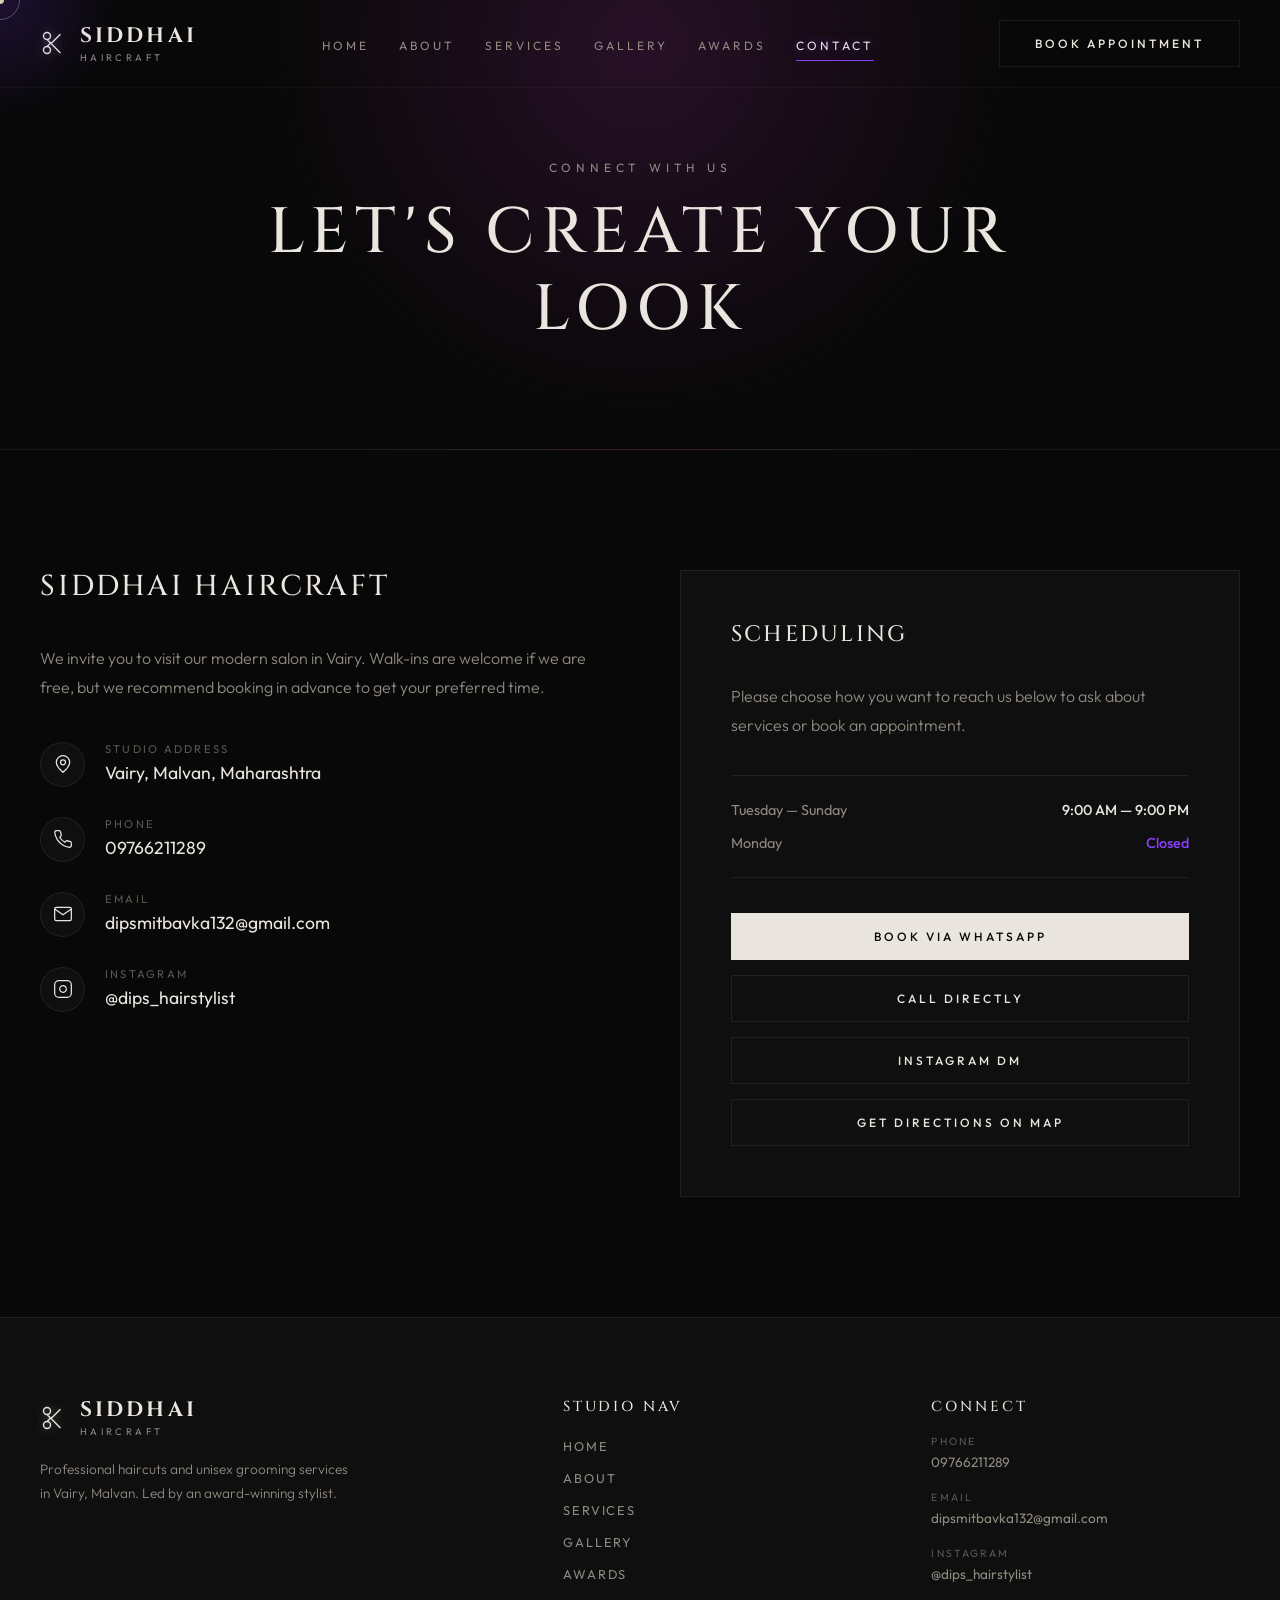
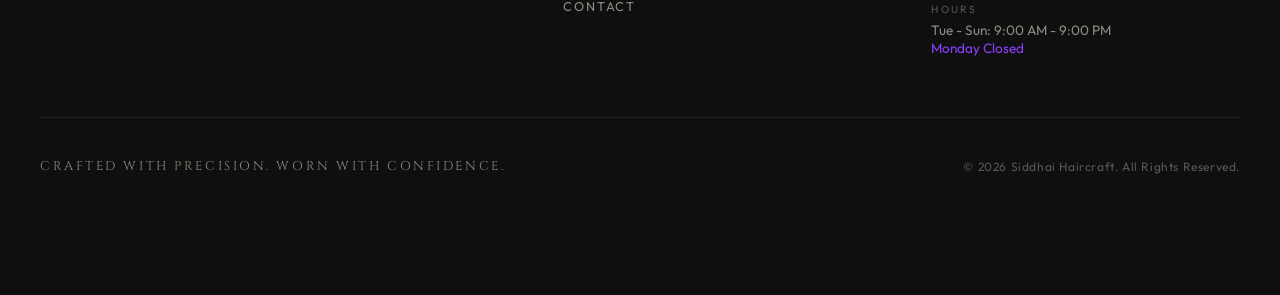
<file: contact.html>
<!DOCTYPE html>
<html lang="en">
<head>
  <meta charset="UTF-8">
  <meta name="viewport" content="width=device-width, initial-scale=1.0">
  <title>Contact & Booking | Siddhai Haircraft Unisex Salon</title>
  <meta name="description" content="Book an appointment at Siddhai Haircraft in Vairy, Malvan. Connect via phone, WhatsApp, or Instagram with hairstylist Dipak Mithbavkar.">
  
  <!-- Open Graph -->
  <meta property="og:title" content="Contact & Booking | Siddhai Haircraft Unisex Salon">
  <meta property="og:description" content="Book your slot. Direct links to WhatsApp and Call for Siddhai Haircraft in Malvan.">
  <meta property="og:image" content="assets/owner.jpg">
  <meta property="og:type" content="website">

  <!-- CSS -->
  <link rel="stylesheet" href="css/style.css">
</head>
<body class="is-loading">

  <!-- Page Transition Overlay -->
  <div class="page-transition-overlay"></div>

  <!-- Custom Cursor Elements -->
  <div class="custom-cursor"></div>
  <div class="custom-cursor-follower"></div>
  <div class="custom-cursor-glow"></div>

  <!-- Header -->
  <header>
    <div class="nav-container">
      <a href="index.html" class="logo">
        <svg width="28" height="28" viewBox="0 0 24 24" fill="none" stroke="#eae6df" stroke-width="1.2" style="color: var(--text-primary); filter: drop-shadow(0 0 5px rgba(234, 230, 223, 0.3));">
          <path d="M6 15c-1.66 0-3 1.34-3 3s1.34 3 3 3 3-1.34 3-3-1.34-3-3-3zm0 0l3.5-3.5M6 9c-1.66 0-3-1.34-3-3s1.34-3 3-3 3 1.34 3 3-1.34 3-3 3zm0 0l3.5 3.5m0 0l8-8m-8 8l8 8"/>
        </svg>
        <div class="logo-text-wrapper">
          <span class="logo-main-text">SIDDHAI</span>
          <span class="logo-sub-text">HAIRCRAFT</span>
        </div>
      </a>
      <nav>
        <ul class="nav-links">
          <li><a href="index.html">Home</a></li>
          <li><a href="about.html">About</a></li>
          <li><a href="services.html">Services</a></li>
          <li><a href="gallery.html">Gallery</a></li>
          <li><a href="awards.html">Awards</a></li>
          <li><a href="contact.html" class="active">Contact</a></li>
        </ul>
      </nav>
      <div class="nav-cta">
        <a href="https://wa.me/919766211289?text=Hello%20Siddhai%20Haircraft%2C%20I%20would%20like%20to%20enquire%20about%20booking%20an%20appointment." class="btn btn-secondary" target="_blank">Book Appointment</a>
      </div>
      <button class="hamburger" aria-label="Toggle Navigation">
        <span class="hamburger-box">
          <span class="hamburger-inner"></span>
        </span>
      </button>
    </div>
  </header>

  <!-- Mobile Fullscreen Navigation -->
  <div class="mobile-nav-overlay">
    <ul class="mobile-nav-links">
      <li><a href="index.html">Home</a></li>
      <li><a href="about.html">About</a></li>
      <li><a href="services.html">Services</a></li>
      <li><a href="gallery.html">Gallery</a></li>
      <li><a href="awards.html">Awards</a></li>
      <li><a href="contact.html" class="active">Contact</a></li>
    </ul>
    <a href="https://wa.me/919766211289?text=Hello%20Siddhai%20Haircraft%2C%20I%20would%20like%20to%20enquire%20about%20booking%20an%20appointment." class="btn btn-primary" target="_blank">Book Appointment</a>
  </div>

  <!-- Mobile Bottom Sticky CTA -->
  <div class="mobile-sticky-cta">
    <a href="https://wa.me/919766211289?text=Hello%20Siddhai%20Haircraft%2C%20I%20would%20like%20to%20enquire%20about%20booking%20an%20appointment." class="mobile-sticky-btn" target="_blank">Book Appointment</a>
  </div>

  <!-- Main Content -->
  <main>
    
    <!-- Page Hero -->
    <section class="page-hero">
      <div class="page-hero-container reveal">
        <span class="page-hero-eyebrow">Connect With Us</span>
        <h1 class="page-hero-title">Let's Create Your Look</h1>
      </div>
    </section>

    <!-- Contact Details Section -->
    <section class="contact-section">
      <div class="section-container">
        <div class="contact-grid">
          
          <!-- Contact Info -->
          <div class="contact-info-panel reveal">
            <h3>Siddhai Haircraft</h3>
            <p>We invite you to visit our modern salon in Vairy. Walk-ins are welcome if we are free, but we recommend booking in advance to get your preferred time.</p>
            
            <div class="contact-channels">
              
              <div class="contact-channel-item">
                <div class="contact-channel-icon">
                  <svg width="20" height="20" viewBox="0 0 24 24" fill="none" stroke="currentColor" stroke-width="1.5"><path d="M12 2a8 8 0 00-8 8c0 5.25 8 12 8 12s8-6.75 8-12a8 8 0 00-8-8z"/><circle cx="12" cy="10" r="3"/></svg>
                </div>
                <div class="contact-channel-details">
                  <span class="contact-channel-label">Studio Address</span>
                  <span class="contact-channel-value">Vairy, Malvan, Maharashtra</span>
                </div>
              </div>

              <div class="contact-channel-item">
                <div class="contact-channel-icon">
                  <svg width="20" height="20" viewBox="0 0 24 24" fill="none" stroke="currentColor" stroke-width="1.5"><path d="M22 16.92v3a2 2 0 0 1-2.18 2 19.79 19.79 0 0 1-8.63-3.07 19.5 19.5 0 0 1-6-6 19.79 19.79 0 0 1-3.07-8.67A2 2 0 0 1 4.11 2h3a2 2 0 0 1 2 1.72 12.84 12.84 0 0 0 .7 2.81 2 2 0 0 1-.45 2.11L8.09 9.91a16 16 0 0 0 6 6l1.27-1.27a2 2 0 0 1 2.11-.45 12.84 12.84 0 0 0 2.81.7A2 2 0 0 1 22 16.92z"/></svg>
                </div>
                <div class="contact-channel-details">
                  <span class="contact-channel-label">Phone</span>
                  <span class="contact-channel-value"><a href="tel:09766211289">09766211289</a></span>
                </div>
              </div>

              <div class="contact-channel-item">
                <div class="contact-channel-icon">
                  <svg width="20" height="20" viewBox="0 0 24 24" fill="none" stroke="currentColor" stroke-width="1.5"><path d="M4 4h16c1.1 0 2 .9 2 2v12c0 1.1-.9 2-2 2H4c-1.1 0-2-.9-2-2V6c0-1.1.9-2 2-2z"/><polyline points="22,6 12,13 2,6"/></svg>
                </div>
                <div class="contact-channel-details">
                  <span class="contact-channel-label">Email</span>
                  <span class="contact-channel-value"><a href="mailto:dipsmitbavka132@gmail.com">dipsmitbavka132@gmail.com</a></span>
                </div>
              </div>

              <div class="contact-channel-item">
                <div class="contact-channel-icon">
                  <svg width="20" height="20" viewBox="0 0 24 24" fill="none" stroke="currentColor" stroke-width="1.5"><rect x="2" y="2" width="20" height="20" rx="5" ry="5"/><path d="M16 11.37A4 4 0 1 1 12.63 8 4 4 0 0 1 16 11.37z"/><line x1="17.5" y1="6.5" x2="17.51" y2="6.5"/></svg>
                </div>
                <div class="contact-channel-details">
                  <span class="contact-channel-label">Instagram</span>
                  <span class="contact-channel-value"><a href="https://instagram.com/dips_hairstylist" target="_blank">@dips_hairstylist</a></span>
                </div>
              </div>

            </div>
          </div>

          <!-- Booking Options -->
          <div class="booking-panel reveal reveal-delay-2">
            <h3 class="booking-panel-title">Scheduling</h3>
            <p>Please choose how you want to reach us below to ask about services or book an appointment.</p>
            
            <div class="booking-schedule">
              <div class="booking-schedule-row">
                <span class="booking-schedule-day">Tuesday — Sunday</span>
                <span class="booking-schedule-time">9:00 AM — 9:00 PM</span>
              </div>
              <div class="booking-schedule-row closed">
                <span class="booking-schedule-day">Monday</span>
                <span class="booking-schedule-time">Closed</span>
              </div>
            </div>

            <div class="booking-action-list">
              <a href="https://wa.me/919766211289?text=Hello%20Siddhai%20Haircraft%2C%20I%20would%20like%20to%20enquire%20about%20booking%20an%20appointment." class="btn btn-primary" target="_blank">Book via WhatsApp</a>
              <a href="tel:09766211289" class="btn btn-secondary">Call directly</a>
              <a href="https://instagram.com/dips_hairstylist" class="btn btn-secondary" target="_blank">Instagram DM</a>
              <a href="https://www.google.com/maps/search/?api=1&query=Siddhai+Haircraft+Vairy+Malvan" class="btn btn-secondary" target="_blank">Get Directions on Map</a>
            </div>
          </div>

        </div>
      </div>
    </section>

  </main>

  <!-- Footer -->
  <footer>
    <div class="section-container">
      <div class="footer-grid">
        <div class="footer-brand">
          <a href="index.html" class="logo footer-logo">
            <svg width="28" height="28" viewBox="0 0 24 24" fill="none" stroke="#eae6df" stroke-width="1.2" style="color: var(--text-primary); filter: drop-shadow(0 0 5px rgba(234, 230, 223, 0.3));">
              <path d="M6 15c-1.66 0-3 1.34-3 3s1.34 3 3 3 3-1.34 3-3-1.34-3-3-3zm0 0l3.5-3.5M6 9c-1.66 0-3-1.34-3-3s1.34-3 3-3 3 1.34 3 3-1.34 3-3 3zm0 0l3.5 3.5m0 0l8-8m-8 8l8 8"/>
            </svg>
            <div class="logo-text-wrapper">
              <span class="logo-main-text">SIDDHAI</span>
              <span class="logo-sub-text">HAIRCRAFT</span>
            </div>
          </a>
          <p class="footer-desc">Professional haircuts and unisex grooming services in Vairy, Malvan. Led by an award-winning stylist.</p>
        </div>
        <div class="footer-nav">
          <h3 class="footer-nav-title">Studio Nav</h3>
          <ul class="footer-links">
            <li><a href="index.html">Home</a></li>
            <li><a href="about.html">About</a></li>
            <li><a href="services.html">Services</a></li>
            <li><a href="gallery.html">Gallery</a></li>
            <li><a href="awards.html">Awards</a></li>
            <li><a href="contact.html">Contact</a></li>
          </ul>
        </div>
        <div class="footer-contact">
          <h3 class="footer-nav-title">Connect</h3>
          <div class="footer-contact-item">
            <span class="footer-contact-label">Phone</span>
            <span class="footer-contact-value"><a href="tel:09766211289">09766211289</a></span>
          </div>
          <div class="footer-contact-item">
            <span class="footer-contact-label">Email</span>
            <span class="footer-contact-value"><a href="mailto:dipsmitbavka132@gmail.com">dipsmitbavka132@gmail.com</a></span>
          </div>
          <div class="footer-contact-item">
            <span class="footer-contact-label">Instagram</span>
            <span class="footer-contact-value"><a href="https://instagram.com/dips_hairstylist" target="_blank">@dips_hairstylist</a></span>
          </div>
          <div class="footer-contact-item">
            <span class="footer-contact-label">Hours</span>
            <span class="footer-contact-value">Tue - Sun: 9:00 AM - 9:00 PM<br><span style="color:var(--accent-electric)">Monday Closed</span></span>
          </div>
        </div>
      </div>
      <div class="footer-bottom">
        <span class="footer-motto">Crafted with precision. Worn with confidence.</span>
        <span class="footer-copy">&copy; 2026 Siddhai Haircraft. All Rights Reserved.</span>
      </div>
    </div>
  </footer>

  <!-- Scripts -->
  <script src="js/script.js"></script>
</body>
</html>
</file>
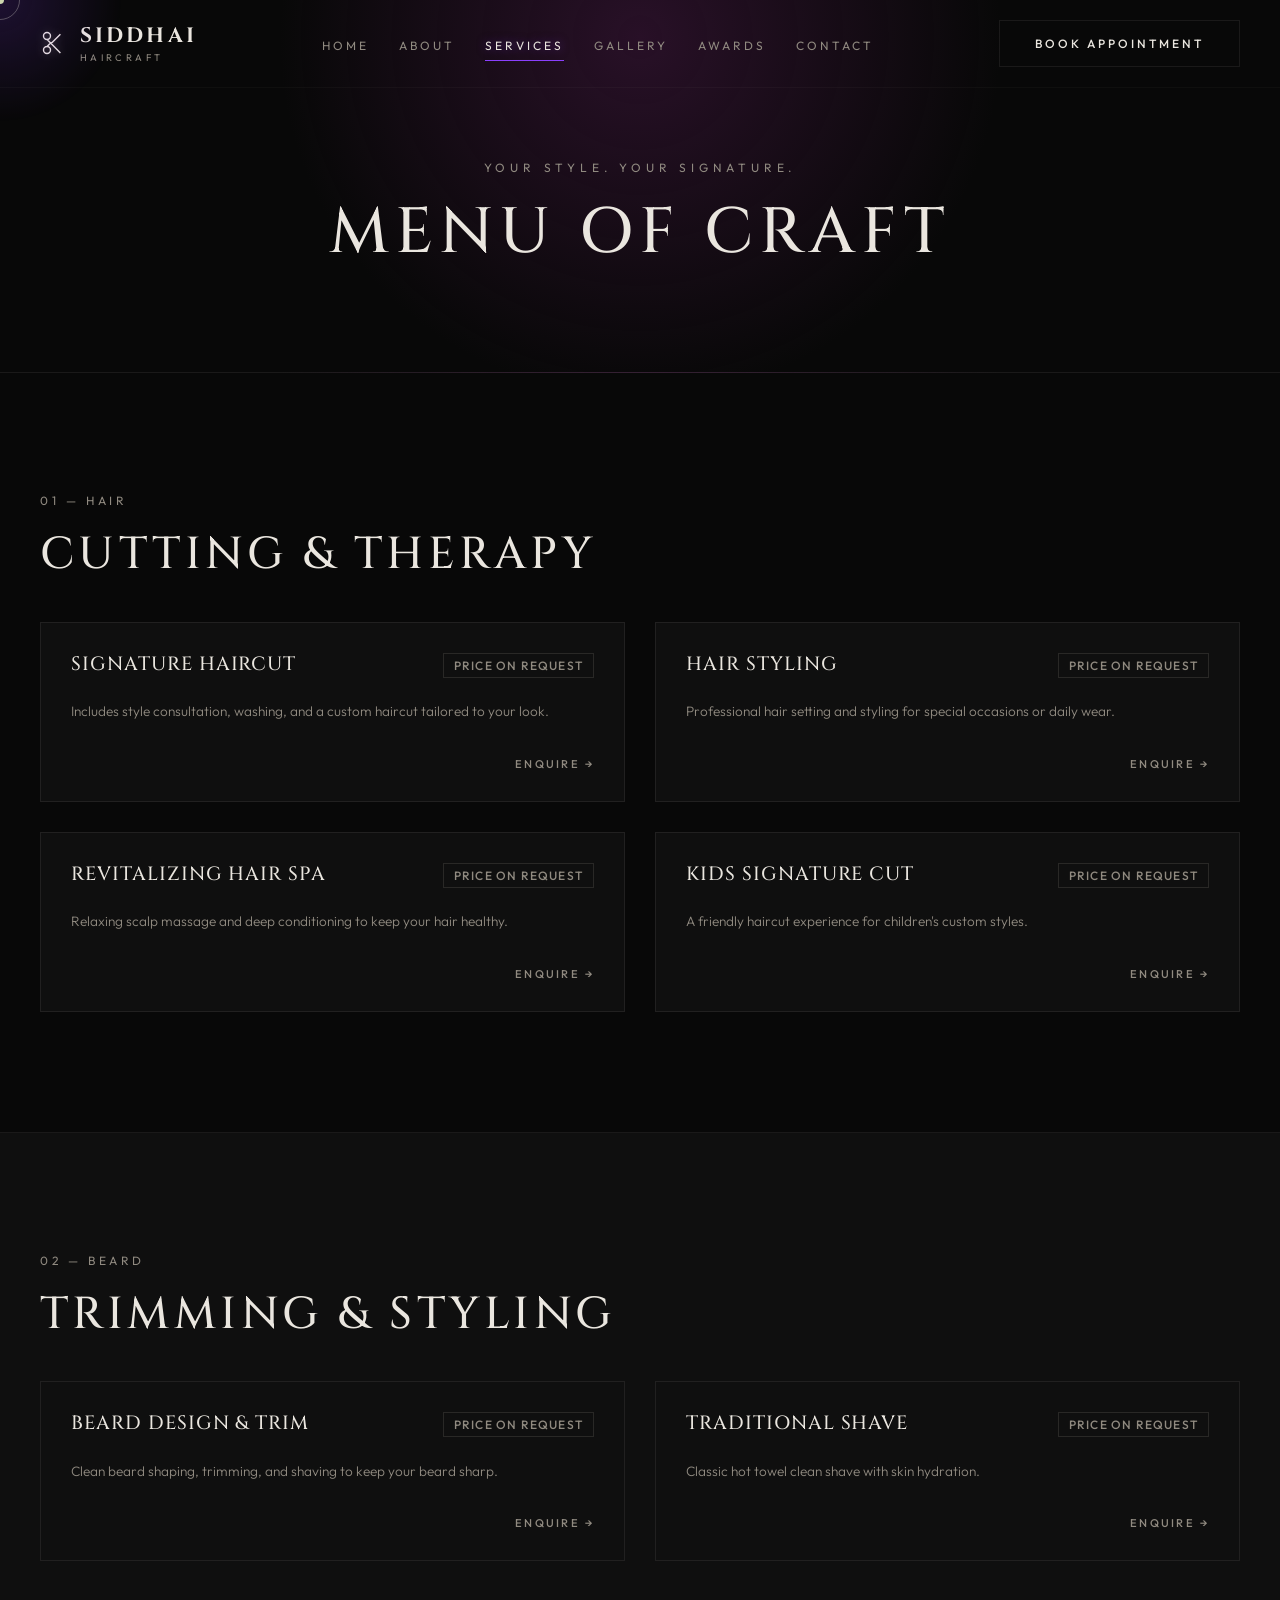
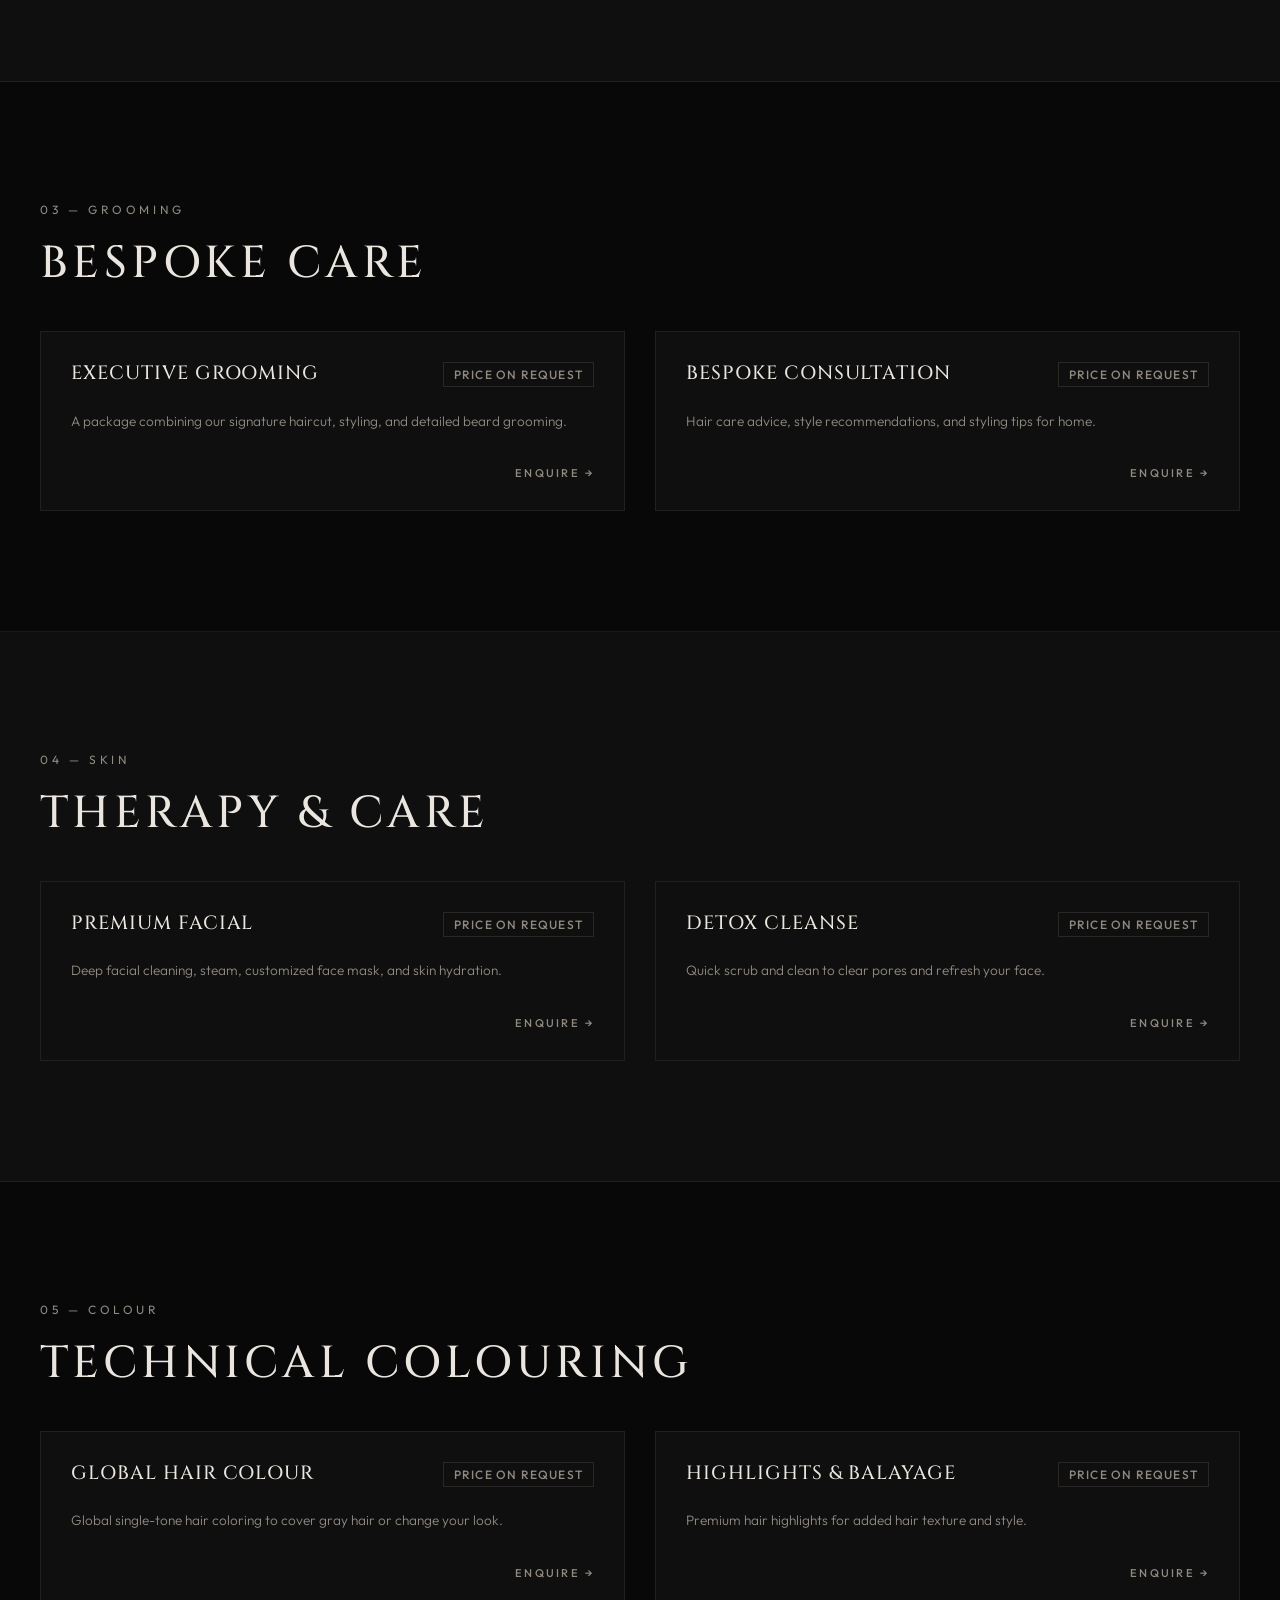
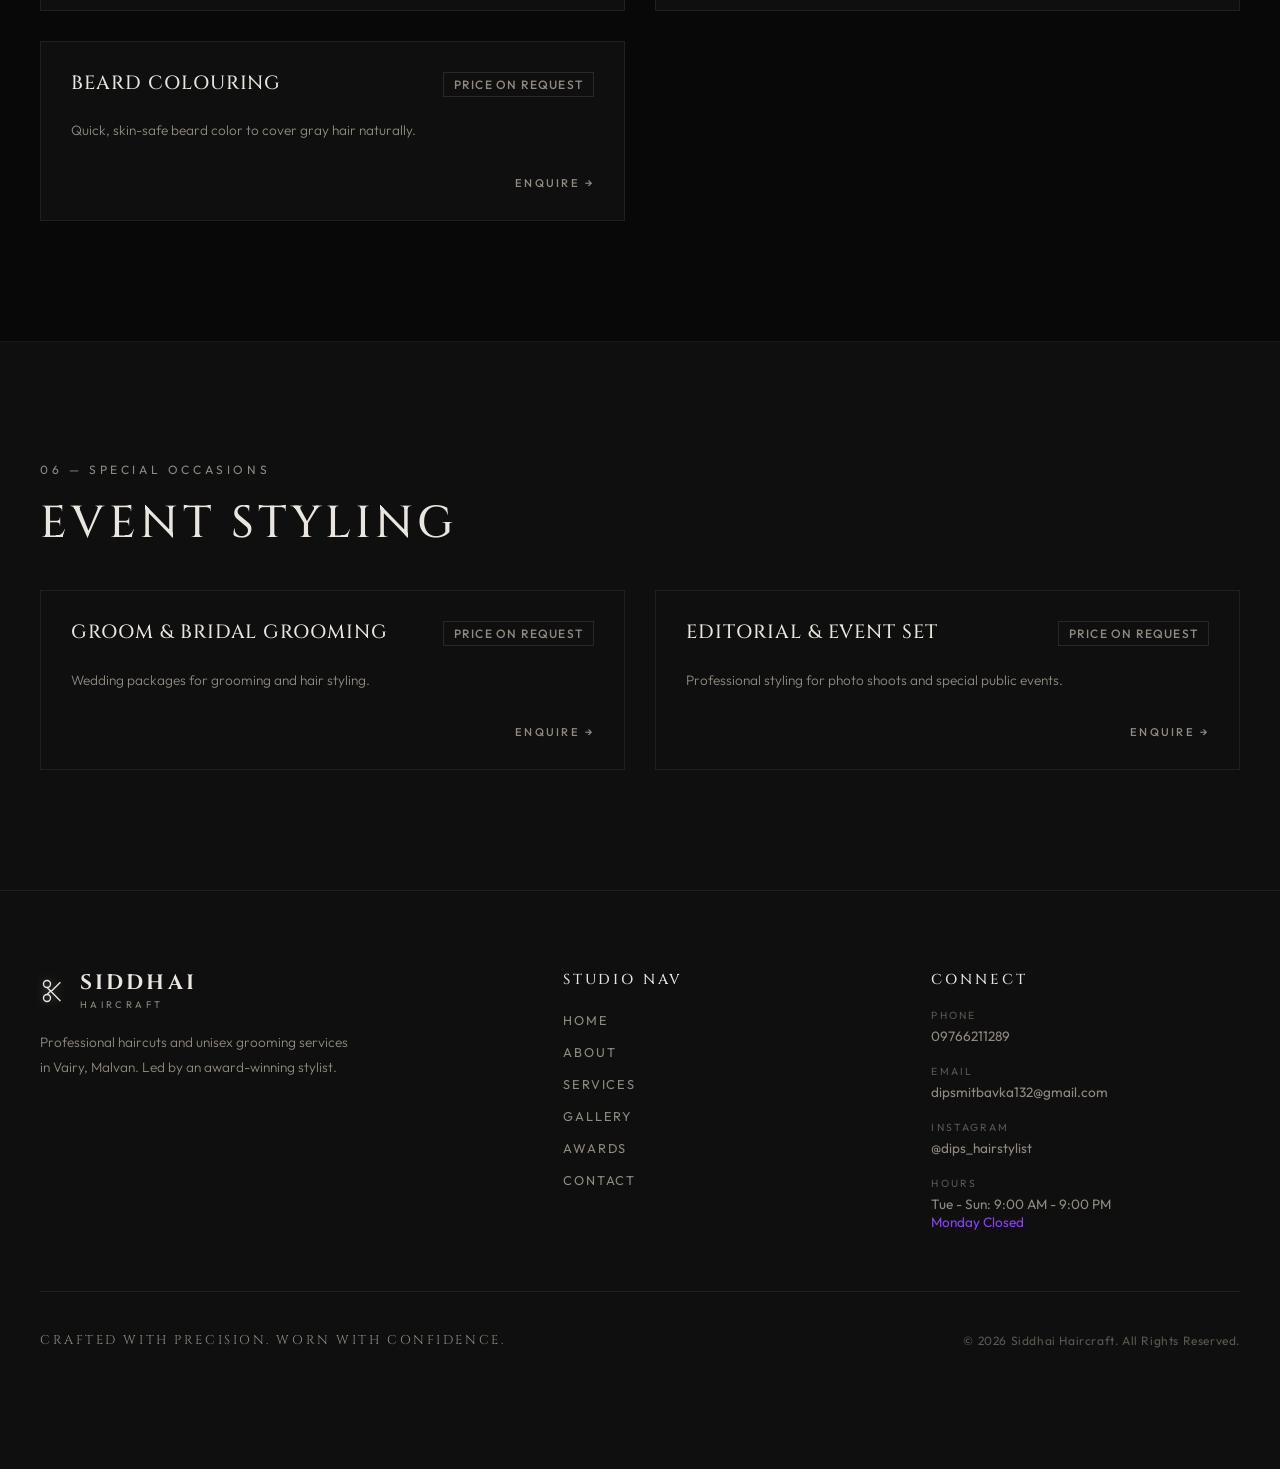
<file: services.html>
<!DOCTYPE html>
<html lang="en">
<head>
  <meta charset="UTF-8">
  <meta name="viewport" content="width=device-width, initial-scale=1.0">
  <title>Services | Siddhai Haircraft Unisex Salon</title>
  <meta name="description" content="Explore luxury grooming services at Siddhai Haircraft in Malvan. Custom haircuts, beard styling, skin therapies, and editorial coloring.">
  
  <!-- Open Graph -->
  <meta property="og:title" content="Services | Siddhai Haircraft Unisex Salon">
  <meta property="og:description" content="Explore our premium services from haircutting to hair coloring. Prices available on request.">
  <meta property="og:image" content="assets/owner.jpg">
  <meta property="og:type" content="website">

  <!-- CSS -->
  <link rel="stylesheet" href="css/style.css">
</head>
<body class="is-loading">

  <!-- Page Transition Overlay -->
  <div class="page-transition-overlay"></div>

  <!-- Custom Cursor Elements -->
  <div class="custom-cursor"></div>
  <div class="custom-cursor-follower"></div>
  <div class="custom-cursor-glow"></div>

  <!-- Header -->
  <header>
    <div class="nav-container">
      <a href="index.html" class="logo">
        <svg width="28" height="28" viewBox="0 0 24 24" fill="none" stroke="#eae6df" stroke-width="1.2" style="color: var(--text-primary); filter: drop-shadow(0 0 5px rgba(234, 230, 223, 0.3));">
          <path d="M6 15c-1.66 0-3 1.34-3 3s1.34 3 3 3 3-1.34 3-3-1.34-3-3-3zm0 0l3.5-3.5M6 9c-1.66 0-3-1.34-3-3s1.34-3 3-3 3 1.34 3 3-1.34 3-3 3zm0 0l3.5 3.5m0 0l8-8m-8 8l8 8"/>
        </svg>
        <div class="logo-text-wrapper">
          <span class="logo-main-text">SIDDHAI</span>
          <span class="logo-sub-text">HAIRCRAFT</span>
        </div>
      </a>
      <nav>
        <ul class="nav-links">
          <li><a href="index.html">Home</a></li>
          <li><a href="about.html">About</a></li>
          <li><a href="services.html" class="active">Services</a></li>
          <li><a href="gallery.html">Gallery</a></li>
          <li><a href="awards.html">Awards</a></li>
          <li><a href="contact.html">Contact</a></li>
        </ul>
      </nav>
      <div class="nav-cta">
        <a href="https://wa.me/919766211289?text=Hello%20Siddhai%20Haircraft%2C%20I%20would%20like%20to%20enquire%20about%20booking%20an%20appointment." class="btn btn-secondary" target="_blank">Book Appointment</a>
      </div>
      <button class="hamburger" aria-label="Toggle Navigation">
        <span class="hamburger-box">
          <span class="hamburger-inner"></span>
        </span>
      </button>
    </div>
  </header>

  <!-- Mobile Fullscreen Navigation -->
  <div class="mobile-nav-overlay">
    <ul class="mobile-nav-links">
      <li><a href="index.html">Home</a></li>
      <li><a href="about.html">About</a></li>
      <li><a href="services.html" class="active">Services</a></li>
      <li><a href="gallery.html">Gallery</a></li>
      <li><a href="awards.html">Awards</a></li>
      <li><a href="contact.html">Contact</a></li>
    </ul>
    <a href="https://wa.me/919766211289?text=Hello%20Siddhai%20Haircraft%2C%20I%20would%20like%20to%20enquire%20about%20booking%20an%20appointment." class="btn btn-primary" target="_blank">Book Appointment</a>
  </div>

  <!-- Mobile Bottom Sticky CTA -->
  <div class="mobile-sticky-cta">
    <a href="https://wa.me/919766211289?text=Hello%20Siddhai%20Haircraft%2C%20I%20would%20like%20to%20enquire%20about%20booking%20an%20appointment." class="mobile-sticky-btn" target="_blank">Book Appointment</a>
  </div>

  <!-- Main Content -->
  <main>
    
    <!-- Page Hero -->
    <section class="page-hero">
      <div class="page-hero-container reveal">
        <span class="page-hero-eyebrow">Your Style. Your Signature.</span>
        <h1 class="page-hero-title">Menu of Craft</h1>
      </div>
    </section>

    <!-- 01 — HAIR SECTION -->
    <section class="services-category-section">
      <div class="section-container">
        <span class="section-eyebrow">01 — Hair</span>
        <h2 class="section-title" style="margin-bottom: 40px;">Cutting & Therapy</h2>
        <div class="services-grid">
          
          <div class="service-card reveal">
            <div class="service-header">
              <h3 class="service-name">Signature Haircut</h3>
              <span class="service-price">Price on request</span>
            </div>
            <div class="service-body">
              <p class="service-details">Includes style consultation, washing, and a custom haircut tailored to your look.</p>
            </div>
            <div class="service-action">
              <a href="https://wa.me/919766211289?text=Hello%20Siddhai%20Haircraft%2C%20I%20would%20like%20to%20enquire%20about%20the%20Signature%20Haircut%20service." class="service-enquire-btn" target="_blank">Enquire <span>&rarr;</span></a>
            </div>
          </div>

          <div class="service-card reveal reveal-delay-1">
            <div class="service-header">
              <h3 class="service-name">Hair Styling</h3>
              <span class="service-price">Price on request</span>
            </div>
            <div class="service-body">
              <p class="service-details">Professional hair setting and styling for special occasions or daily wear.</p>
            </div>
            <div class="service-action">
              <a href="https://wa.me/919766211289?text=Hello%20Siddhai%20Haircraft%2C%20I%20would%20like%20to%20enquire%20about%20the%20Hair%20Styling%20service." class="service-enquire-btn" target="_blank">Enquire <span>&rarr;</span></a>
            </div>
          </div>

          <div class="service-card reveal">
            <div class="service-header">
              <h3 class="service-name">Revitalizing Hair Spa</h3>
              <span class="service-price">Price on request</span>
            </div>
            <div class="service-body">
              <p class="service-details">Relaxing scalp massage and deep conditioning to keep your hair healthy.</p>
            </div>
            <div class="service-action">
              <a href="https://wa.me/919766211289?text=Hello%20Siddhai%20Haircraft%2C%20I%20would%20like%20to%20enquire%20about%20the%20Hair%20Spa%20service." class="service-enquire-btn" target="_blank">Enquire <span>&rarr;</span></a>
            </div>
          </div>

          <div class="service-card reveal reveal-delay-1">
            <div class="service-header">
              <h3 class="service-name">Kids Signature Cut</h3>
              <span class="service-price">Price on request</span>
            </div>
            <div class="service-body">
              <p class="service-details">A friendly haircut experience for children's custom styles.</p>
            </div>
            <div class="service-action">
              <a href="https://wa.me/919766211289?text=Hello%20Siddhai%20Haircraft%2C%20I%20would%20like%20to%20enquire%20about%20the%20Kids%20Haircut%20service." class="service-enquire-btn" target="_blank">Enquire <span>&rarr;</span></a>
            </div>
          </div>

        </div>
      </div>
    </section>

    <!-- 02 — BEARD SECTION -->
    <section class="services-category-section" style="background-color: var(--bg-secondary);">
      <div class="section-container">
        <span class="section-eyebrow">02 — Beard</span>
        <h2 class="section-title" style="margin-bottom: 40px;">Trimming & Styling</h2>
        <div class="services-grid">
          
          <div class="service-card reveal">
            <div class="service-header">
              <h3 class="service-name">Beard Design & Trim</h3>
              <span class="service-price">Price on request</span>
            </div>
            <div class="service-body">
              <p class="service-details">Clean beard shaping, trimming, and shaving to keep your beard sharp.</p>
            </div>
            <div class="service-action">
              <a href="https://wa.me/919766211289?text=Hello%20Siddhai%20Haircraft%2C%20I%20would%20like%20to%20enquire%20about%20the%20Beard%20Design%20and%20Trim%20service." class="service-enquire-btn" target="_blank">Enquire <span>&rarr;</span></a>
            </div>
          </div>

          <div class="service-card reveal reveal-delay-1">
            <div class="service-header">
              <h3 class="service-name">Traditional Shave</h3>
              <span class="service-price">Price on request</span>
            </div>
            <div class="service-body">
              <p class="service-details">Classic hot towel clean shave with skin hydration.</p>
            </div>
            <div class="service-action">
              <a href="https://wa.me/919766211289?text=Hello%20Siddhai%20Haircraft%2C%20I%20would%20like%20to%20enquire%20about%20the%20Traditional%20Shave%20service." class="service-enquire-btn" target="_blank">Enquire <span>&rarr;</span></a>
            </div>
          </div>

        </div>
      </div>
    </section>

    <!-- 03 — GROOMING SECTION -->
    <section class="services-category-section">
      <div class="section-container">
        <span class="section-eyebrow">03 — Grooming</span>
        <h2 class="section-title" style="margin-bottom: 40px;">Bespoke Care</h2>
        <div class="services-grid">
          
          <div class="service-card reveal">
            <div class="service-header">
              <h3 class="service-name">Executive Grooming</h3>
              <span class="service-price">Price on request</span>
            </div>
            <div class="service-body">
              <p class="service-details">A package combining our signature haircut, styling, and detailed beard grooming.</p>
            </div>
            <div class="service-action">
              <a href="https://wa.me/919766211289?text=Hello%20Siddhai%20Haircraft%2C%20I%20would%20like%20to%20enquire%20about%20the%20Executive%20Grooming%20service." class="service-enquire-btn" target="_blank">Enquire <span>&rarr;</span></a>
            </div>
          </div>

          <div class="service-card reveal reveal-delay-1">
            <div class="service-header">
              <h3 class="service-name">Bespoke Consultation</h3>
              <span class="service-price">Price on request</span>
            </div>
            <div class="service-body">
              <p class="service-details">Hair care advice, style recommendations, and styling tips for home.</p>
            </div>
            <div class="service-action">
              <a href="https://wa.me/919766211289?text=Hello%20Siddhai%20Haircraft%2C%20I%20would%20like%20to%20enquire%20about%20the%20Bespoke%20Consultation%20service." class="service-enquire-btn" target="_blank">Enquire <span>&rarr;</span></a>
            </div>
          </div>

        </div>
      </div>
    </section>

    <!-- 04 — SKIN SECTION -->
    <section class="services-category-section" style="background-color: var(--bg-secondary);">
      <div class="section-container">
        <span class="section-eyebrow">04 — Skin</span>
        <h2 class="section-title" style="margin-bottom: 40px;">Therapy & Care</h2>
        <div class="services-grid">
          
          <div class="service-card reveal">
            <div class="service-header">
              <h3 class="service-name">Premium Facial</h3>
              <span class="service-price">Price on request</span>
            </div>
            <div class="service-body">
              <p class="service-details">Deep facial cleaning, steam, customized face mask, and skin hydration.</p>
            </div>
            <div class="service-action">
              <a href="https://wa.me/919766211289?text=Hello%20Siddhai%20Haircraft%2C%20I%20would%20like%20to%20enquire%20about%20the%20Premium%20Facial%20service." class="service-enquire-btn" target="_blank">Enquire <span>&rarr;</span></a>
            </div>
          </div>

          <div class="service-card reveal reveal-delay-1">
            <div class="service-header">
              <h3 class="service-name">Detox Cleanse</h3>
              <span class="service-price">Price on request</span>
            </div>
            <div class="service-body">
              <p class="service-details">Quick scrub and clean to clear pores and refresh your face.</p>
            </div>
            <div class="service-action">
              <a href="https://wa.me/919766211289?text=Hello%20Siddhai%20Haircraft%2C%20I%20would%20like%20to%20enquire%20about%20the%20Detox%20Cleanse%20service." class="service-enquire-btn" target="_blank">Enquire <span>&rarr;</span></a>
            </div>
          </div>

        </div>
      </div>
    </section>

    <!-- 05 — COLOUR SECTION -->
    <section class="services-category-section">
      <div class="section-container">
        <span class="section-eyebrow">05 — Colour</span>
        <h2 class="section-title" style="margin-bottom: 40px;">Technical Colouring</h2>
        <div class="services-grid">
          
          <div class="service-card reveal">
            <div class="service-header">
              <h3 class="service-name">Global Hair Colour</h3>
              <span class="service-price">Price on request</span>
            </div>
            <div class="service-body">
              <p class="service-details">Global single-tone hair coloring to cover gray hair or change your look.</p>
            </div>
            <div class="service-action">
              <a href="https://wa.me/919766211289?text=Hello%20Siddhai%20Haircraft%2C%20I%20would%20like%20to%20enquire%20about%20the%20Global%20Hair%20Colour%20service." class="service-enquire-btn" target="_blank">Enquire <span>&rarr;</span></a>
            </div>
          </div>

          <div class="service-card reveal reveal-delay-1">
            <div class="service-header">
              <h3 class="service-name">Highlights & Balayage</h3>
              <span class="service-price">Price on request</span>
            </div>
            <div class="service-body">
              <p class="service-details">Premium hair highlights for added hair texture and style.</p>
            </div>
            <div class="service-action">
              <a href="https://wa.me/919766211289?text=Hello%20Siddhai%20Haircraft%2C%20I%20would%20like%20to%20enquire%20about%20the%20Highlights%20and%20Balayage%20service." class="service-enquire-btn" target="_blank">Enquire <span>&rarr;</span></a>
            </div>
          </div>

          <div class="service-card reveal">
            <div class="service-header">
              <h3 class="service-name">Beard Colouring</h3>
              <span class="service-price">Price on request</span>
            </div>
            <div class="service-body">
              <p class="service-details">Quick, skin-safe beard color to cover gray hair naturally.</p>
            </div>
            <div class="service-action">
              <a href="https://wa.me/919766211289?text=Hello%20Siddhai%20Haircraft%2C%20I%20would%20like%20to%20enquire%20about%20the%20Beard%20Colouring%20service." class="service-enquire-btn" target="_blank">Enquire <span>&rarr;</span></a>
            </div>
          </div>

        </div>
      </div>
    </section>

    <!-- 06 — SPECIAL OCCASIONS SECTION -->
    <section class="services-category-section" style="background-color: var(--bg-secondary);">
      <div class="section-container">
        <span class="section-eyebrow">06 — Special Occasions</span>
        <h2 class="section-title" style="margin-bottom: 40px;">Event Styling</h2>
        <div class="services-grid">
          
          <div class="service-card reveal">
            <div class="service-header">
              <h3 class="service-name">Groom & Bridal Grooming</h3>
              <span class="service-price">Price on request</span>
            </div>
            <div class="service-body">
              <p class="service-details">Wedding packages for grooming and hair styling.</p>
            </div>
            <div class="service-action">
              <a href="https://wa.me/919766211289?text=Hello%20Siddhai%20Haircraft%2C%20I%20would%20like%20to%20enquire%20about%20the%20Groom%20and%20Bridal%20Grooming%20service." class="service-enquire-btn" target="_blank">Enquire <span>&rarr;</span></a>
            </div>
          </div>

          <div class="service-card reveal reveal-delay-1">
            <div class="service-header">
              <h3 class="service-name">Editorial & Event Set</h3>
              <span class="service-price">Price on request</span>
            </div>
            <div class="service-body">
              <p class="service-details">Professional styling for photo shoots and special public events.</p>
            </div>
            <div class="service-action">
              <a href="https://wa.me/919766211289?text=Hello%20Siddhai%20Haircraft%2C%20I%20would%20like%20to%20enquire%20about%20the%20Editorial%20and%20Event%20Set%20service." class="service-enquire-btn" target="_blank">Enquire <span>&rarr;</span></a>
            </div>
          </div>

        </div>
      </div>
    </section>

  </main>

  <!-- Footer -->
  <footer>
    <div class="section-container">
      <div class="footer-grid">
        <div class="footer-brand">
          <a href="index.html" class="footer-logo">
            <svg width="28" height="28" viewBox="0 0 24 24" fill="none" stroke="#eae6df" stroke-width="1.2" style="color: var(--text-primary); filter: drop-shadow(0 0 5px rgba(234, 230, 223, 0.3));">
              <path d="M6 15c-1.66 0-3 1.34-3 3s1.34 3 3 3 3-1.34 3-3-1.34-3-3-3zm0 0l3.5-3.5M6 9c-1.66 0-3-1.34-3-3s1.34-3 3-3 3 1.34 3 3-1.34 3-3 3zm0 0l3.5 3.5m0 0l8-8m-8 8l8 8"/>
            </svg>
            <div class="logo-text-wrapper">
              <span class="logo-main-text">SIDDHAI</span>
              <span class="logo-sub-text">HAIRCRAFT</span>
            </div>
          </a>
          <p class="footer-desc">Professional haircuts and unisex grooming services in Vairy, Malvan. Led by an award-winning stylist.</p>
        </div>
        <div class="footer-nav">
          <h3 class="footer-nav-title">Studio Nav</h3>
          <ul class="footer-links">
            <li><a href="index.html">Home</a></li>
            <li><a href="about.html">About</a></li>
            <li><a href="services.html">Services</a></li>
            <li><a href="gallery.html">Gallery</a></li>
            <li><a href="awards.html">Awards</a></li>
            <li><a href="contact.html">Contact</a></li>
          </ul>
        </div>
        <div class="footer-contact">
          <h3 class="footer-nav-title">Connect</h3>
          <div class="footer-contact-item">
            <span class="footer-contact-label">Phone</span>
            <span class="footer-contact-value"><a href="tel:09766211289">09766211289</a></span>
          </div>
          <div class="footer-contact-item">
            <span class="footer-contact-label">Email</span>
            <span class="footer-contact-value"><a href="mailto:dipsmitbavka132@gmail.com">dipsmitbavka132@gmail.com</a></span>
          </div>
          <div class="footer-contact-item">
            <span class="footer-contact-label">Instagram</span>
            <span class="footer-contact-value"><a href="https://instagram.com/dips_hairstylist" target="_blank">@dips_hairstylist</a></span>
          </div>
          <div class="footer-contact-item">
            <span class="footer-contact-label">Hours</span>
            <span class="footer-contact-value">Tue - Sun: 9:00 AM - 9:00 PM<br><span style="color:var(--accent-electric)">Monday Closed</span></span>
          </div>
        </div>
      </div>
      <div class="footer-bottom">
        <span class="footer-motto">Crafted with precision. Worn with confidence.</span>
        <span class="footer-copy">&copy; 2026 Siddhai Haircraft. All Rights Reserved.</span>
      </div>
    </div>
  </footer>

  <!-- Scripts -->
  <script src="js/script.js"></script>
</body>
</html>
</file>
<file: css/style.css>
@import url('https://fonts.googleapis.com/css2?family=Cinzel:wght@400;500;600;700&family=Outfit:wght@300;400;500;600;700&display=swap');

/* --- DESIGN SYSTEM TOKENS --- */
:root {
  --bg-primary: #080808;
  --bg-secondary: #0f0f0f;
  --bg-tertiary: #171717;
  --bg-nav: rgba(8, 8, 8, 0.85);
  
  --accent-plum: #281027;
  --accent-violet: #4c1d4b;
  --accent-electric: #8a3ffc;
  --accent-electric-glow: rgba(138, 63, 252, 0.25);
  --accent-electric-glow-hover: rgba(138, 63, 252, 0.45);
  
  --text-primary: #eae6df;       /* Elegant Champagne */
  --text-secondary: #908a80;     /* Muted Warm Gray */
  --text-dim: #5c5750;           /* Darker Muted Gray */
  
  --font-serif: 'Cinzel', serif;
  --font-sans: 'Outfit', sans-serif;
  
  --border-color: rgba(234, 230, 223, 0.08);
  --border-color-glow: rgba(138, 63, 252, 0.3);
  
  --transition-slow: all 0.8s cubic-bezier(0.16, 1, 0.3, 1);
  --transition-medium: all 0.5s cubic-bezier(0.16, 1, 0.3, 1);
  --transition-fast: all 0.3s cubic-bezier(0.16, 1, 0.3, 1);
}

/* --- RESET & BASE STYLES --- */
* {
  box-sizing: border-box;
  margin: 0;
  padding: 0;
}

html {
  scroll-behavior: smooth;
  background-color: var(--bg-primary);
  color: var(--text-primary);
  font-family: var(--font-sans);
  -webkit-font-smoothing: antialiased;
}

body {
  overflow-x: hidden;
  background-color: var(--bg-primary);
  min-height: 100vh;
  display: flex;
  flex-direction: column;
}

/* Custom Scrollbar */
::-webkit-scrollbar {
  width: 6px;
}
::-webkit-scrollbar-track {
  background: var(--bg-primary);
}
::-webkit-scrollbar-thumb {
  background: var(--bg-tertiary);
  border-radius: 10px;
}
::-webkit-scrollbar-thumb:hover {
  background: var(--accent-electric);
}

/* --- CUSTOM CURSOR (DESKTOP) --- */
.custom-cursor {
  width: 8px;
  height: 8px;
  background: var(--text-primary);
  border-radius: 50%;
  position: fixed;
  top: 0;
  left: 0;
  transform: translate(-50%, -50%);
  pointer-events: none;
  z-index: 9999;
  transition: width 0.3s ease, height 0.3s ease, background-color 0.3s ease;
  mix-blend-mode: difference;
}

.custom-cursor-follower {
  width: 40px;
  height: 40px;
  border: 1px solid rgba(234, 230, 223, 0.3);
  border-radius: 50%;
  position: fixed;
  top: 0;
  left: 0;
  transform: translate(-50%, -50%);
  pointer-events: none;
  z-index: 9998;
  transition: transform 0.1s linear, width 0.3s ease, height 0.3s ease, border-color 0.3s ease;
}

.custom-cursor-glow {
  width: 250px;
  height: 250px;
  background: radial-gradient(circle, var(--accent-electric-glow) 0%, rgba(0,0,0,0) 70%);
  border-radius: 50%;
  position: fixed;
  top: 0;
  left: 0;
  transform: translate(-50%, -50%);
  pointer-events: none;
  z-index: 9997;
  opacity: 0.7;
  transition: transform 0.15s linear;
}

@media (max-width: 1024px) {
  .custom-cursor, .custom-cursor-follower, .custom-cursor-glow {
    display: none;
  }
}

/* Hover States for Cursor */
.hover-link .custom-cursor {
  width: 16px;
  height: 16px;
  background-color: var(--accent-electric);
}
.hover-link .custom-cursor-follower {
  width: 60px;
  height: 60px;
  border-color: var(--accent-electric);
}

/* --- TYPOGRAPHY --- */
h1, h2, h3, h4, h5, h6 {
  font-family: var(--font-serif);
  font-weight: 500;
  letter-spacing: 0.1em;
  line-height: 1.2;
}

p {
  font-size: 1rem;
  line-height: 1.8;
  color: var(--text-secondary);
  font-weight: 300;
}

a {
  text-decoration: none;
  color: inherit;
  transition: var(--transition-fast);
}

/* --- HEADER & NAVIGATION --- */
header {
  position: fixed;
  top: 0;
  left: 0;
  width: 100%;
  z-index: 1000;
  border-bottom: 1px solid rgba(234, 230, 223, 0.03);
  transition: var(--transition-medium);
}

header.scrolled {
  background-color: var(--bg-nav);
  backdrop-filter: blur(12px);
  -webkit-backdrop-filter: blur(12px);
  border-bottom: 1px solid rgba(138, 63, 252, 0.1);
  padding: 10px 0;
}

.nav-container {
  max-width: 1400px;
  margin: 0 auto;
  padding: 20px 40px;
  display: flex;
  align-items: center;
  justify-content: space-between;
}

@media (max-width: 768px) {
  .nav-container {
    padding: 15px 20px;
  }
}

.logo {
  display: flex;
  align-items: center;
  gap: 12px;
  flex-direction: row;
}

.logo-text-wrapper {
  display: flex;
  flex-direction: column;
}

.logo-main-text {
  font-family: var(--font-serif);
  font-size: 1.3rem;
  font-weight: 700;
  letter-spacing: 0.15em;
  line-height: 1.2;
  color: var(--text-primary);
}

.logo-sub-text {
  font-family: var(--font-sans);
  font-size: 0.6rem;
  letter-spacing: 0.35em;
  color: var(--text-secondary);
  text-transform: uppercase;
  margin-top: 2px;
}

.nav-links {
  display: flex;
  gap: 30px;
  list-style: none;
}

.nav-links a {
  font-size: 0.75rem;
  letter-spacing: 0.25em;
  font-weight: 400;
  color: var(--text-secondary);
  text-transform: uppercase;
  position: relative;
  padding: 8px 0;
}

.nav-links a::after {
  content: '';
  position: absolute;
  bottom: 0;
  left: 0;
  width: 0;
  height: 1px;
  background-color: var(--accent-electric);
  transition: var(--transition-medium);
}

.nav-links a:hover,
.nav-links a.active {
  color: var(--text-primary);
  text-shadow: 0 0 10px rgba(138, 63, 252, 0.5);
}

.nav-links a:hover::after,
.nav-links a.active::after {
  width: 100%;
}

.nav-cta {
  display: block;
}

/* Hamburger Menu button */
.hamburger {
  display: none;
  background: none;
  border: none;
  cursor: pointer;
  z-index: 1001;
  padding: 5px;
}

.hamburger-box {
  width: 25px;
  height: 18px;
  display: inline-block;
  position: relative;
}

.hamburger-inner {
  display: block;
  top: 50%;
  margin-top: -1px;
  width: 25px;
  height: 1.5px;
  background-color: var(--text-primary);
  position: absolute;
  transition-property: transform;
  transition-duration: 0.15s;
  transition-timing-function: ease;
}

.hamburger-inner::before,
.hamburger-inner::after {
  content: "";
  display: block;
  width: 25px;
  height: 1.5px;
  background-color: var(--text-primary);
  position: absolute;
  transition-property: transform;
  transition-duration: 0.15s;
  transition-timing-function: ease;
}

.hamburger-inner::before {
  top: -7px;
}

.hamburger-inner::after {
  bottom: -7px;
}

/* Hamburger Active State */
.hamburger.is-active .hamburger-inner {
  transform: rotate(45deg);
}
.hamburger.is-active .hamburger-inner::before {
  top: 0;
  opacity: 0;
}
.hamburger.is-active .hamburger-inner::after {
  bottom: 0;
  transform: rotate(-90deg);
}

/* Fullscreen Mobile Overlay */
.mobile-nav-overlay {
  position: fixed;
  top: 0;
  right: -100%;
  width: 100%;
  height: 100vh;
  background-color: var(--bg-primary);
  background-image: radial-gradient(circle at 80% 20%, var(--accent-plum) 0%, rgba(8,8,8,0) 50%);
  z-index: 999;
  display: flex;
  flex-direction: column;
  justify-content: center;
  align-items: center;
  transition: right 0.5s cubic-bezier(0.16, 1, 0.3, 1);
  padding: 40px;
}

.mobile-nav-overlay.is-open {
  right: 0;
}

.mobile-nav-links {
  list-style: none;
  display: flex;
  flex-direction: column;
  gap: 30px;
  align-items: center;
}

.mobile-nav-links a {
  font-family: var(--font-serif);
  font-size: 1.8rem;
  letter-spacing: 0.15em;
  color: var(--text-secondary);
  text-transform: uppercase;
}

.mobile-nav-links a:hover,
.mobile-nav-links a.active {
  color: var(--text-primary);
  text-shadow: 0 0 15px var(--accent-electric);
}

.mobile-nav-overlay .nav-cta {
  margin-top: 40px;
}

@media (max-width: 1024px) {
  .nav-links, .nav-cta {
    display: none;
  }
  .hamburger {
    display: block;
  }
}

/* --- BUTTONS & CTAs --- */
.btn {
  display: inline-flex;
  align-items: center;
  justify-content: center;
  padding: 15px 35px;
  font-size: 0.75rem;
  font-weight: 500;
  letter-spacing: 0.25em;
  text-transform: uppercase;
  cursor: pointer;
  transition: var(--transition-medium);
  border-radius: 0;
  position: relative;
  overflow: hidden;
  font-family: var(--font-sans);
}

.btn-primary {
  background-color: var(--text-primary);
  color: var(--bg-primary);
  border: 1px solid var(--text-primary);
}

.btn-primary:hover {
  background-color: transparent;
  color: var(--text-primary);
  border-color: var(--accent-electric);
  box-shadow: 0 0 25px var(--accent-electric-glow);
}

.btn-secondary {
  background-color: transparent;
  color: var(--text-primary);
  border: 1px solid var(--border-color);
}

.btn-secondary:hover {
  border-color: var(--accent-electric);
  box-shadow: 0 0 15px var(--accent-electric-glow);
  background-color: rgba(234, 230, 223, 0.02);
}

.btn-text {
  padding: 10px 0;
  font-size: 0.8rem;
  letter-spacing: 0.2em;
  text-transform: uppercase;
  color: var(--text-primary);
  display: inline-flex;
  align-items: center;
  gap: 10px;
  font-weight: 500;
}

.btn-text span {
  transition: transform 0.3s ease;
}

.btn-text:hover span {
  transform: translateX(8px);
  color: var(--accent-electric);
}

/* --- CINEMATIC HERO SECTION --- */
.hero {
  position: relative;
  min-height: 100vh;
  display: flex;
  align-items: center;
  padding-top: 100px;
  overflow: hidden;
  background-image: 
    radial-gradient(circle at 10% 20%, var(--accent-plum) 0%, rgba(8,8,8,0) 40%),
    radial-gradient(circle at 80% 80%, rgba(76, 29, 75, 0.2) 0%, rgba(8,8,8,0) 50%);
}

/* Film grain effect */
.hero::before {
  content: "";
  position: absolute;
  top: 0; left: 0; width: 100%; height: 100%;
  background-image: url("data:image/svg+xml,%3Csvg viewBox='0 0 200 200' xmlns='http://www.w3.org/2000/svg'%3E%3Cfilter id='noiseFilter'%3E%3CfeTurbulence type='fractalNoise' baseFrequency='0.8' numOctaves='3' stitchTiles='stitch'/%3E%3C/filter%3E%3Crect width='100%25' height='100%25' filter='url(%23noiseFilter)' opacity='0.035'/%3E%3C/svg%3E");
  pointer-events: none;
  z-index: 2;
}

.hero-grid {
  max-width: 1400px;
  margin: 0 auto;
  padding: 0 40px;
  display: grid;
  grid-template-columns: 1.2fr 0.8fr;
  gap: 60px;
  align-items: center;
  width: 100%;
  position: relative;
  z-index: 3;
}

@media (max-width: 1024px) {
  .hero-grid {
    grid-template-columns: 1fr;
    gap: 40px;
    padding: 40px 20px;
    text-align: center;
  }
}

.hero-content {
  display: flex;
  flex-direction: column;
  align-items: flex-start;
}

@media (max-width: 1024px) {
  .hero-content {
    align-items: center;
  }
}

.hero-eyebrow {
  font-size: 0.8rem;
  letter-spacing: 0.4em;
  color: var(--text-secondary);
  margin-bottom: 25px;
  text-transform: uppercase;
  font-weight: 500;
  display: inline-flex;
  align-items: center;
  gap: 15px;
}

.page-hero-badges {
  display: flex;
  flex-wrap: wrap;
  gap: 12px;
  margin-top: 22px;
}

.page-hero-badges span {
  display: inline-flex;
  align-items: center;
  padding: 8px 14px;
  border: 1px solid rgba(234, 230, 223, 0.15);
  border-radius: 999px;
  background: rgba(255, 255, 255, 0.02);
  color: var(--text-secondary);
  font-size: 0.7rem;
  letter-spacing: 0.12em;
  text-transform: uppercase;
}

.hero-eyebrow::before,
.hero-eyebrow::after {  content: "";
  width: 15px;
  height: 1px;
  background-color: var(--border-color);
}

.hero-title {
  font-size: clamp(2.5rem, 5.5vw, 5rem);
  font-weight: 500;
  line-height: 1.1;
  margin-bottom: 30px;
  text-transform: uppercase;
  font-family: var(--font-serif);
}

.hero-description {
  font-size: clamp(1rem, 1.2vw, 1.25rem);
  margin-bottom: 40px;
  max-width: 600px;
}

.hero-actions {
  display: flex;
  gap: 20px;
  margin-bottom: 50px;
}

@media (max-width: 576px) {
  .hero-actions {
    flex-direction: column;
    width: 100%;
    gap: 15px;
  }
  .hero-actions .btn {
    width: 100%;
  }
}

.hero-meta {
  display: flex;
  gap: 30px;
  border-top: 1px solid var(--border-color);
  padding-top: 30px;
  width: 100%;
}

@media (max-width: 1024px) {
  .hero-meta {
    justify-content: center;
  }
}

@media (max-width: 576px) {
  .hero-meta {
    flex-direction: column;
    gap: 15px;
    align-items: center;
  }
}

.meta-item {
  display: flex;
  flex-direction: column;
  gap: 5px;
}

.meta-label {
  font-size: 0.65rem;
  letter-spacing: 0.2em;
  color: var(--text-dim);
  text-transform: uppercase;
}

.meta-value {
  font-size: 0.85rem;
  color: var(--text-primary);
  font-weight: 400;
}

.hero-visual {
  position: relative;
  display: flex;
  justify-content: center;
  align-items: center;
}

.portrait-frame {
  position: relative;
  width: 100%;
  max-width: 420px;
  aspect-ratio: 1 / 1;
  border-radius: 4px;
  padding: 15px;
  border: 1px solid var(--border-color);
  background-color: rgba(26, 26, 26, 0.3);
}

.portrait-frame::before {
  content: "";
  position: absolute;
  top: -1px; left: -1px; width: 30px; height: 30px;
  border-top: 2px solid var(--accent-electric);
  border-left: 2px solid var(--accent-electric);
}

.portrait-frame::after {
  content: "";
  position: absolute;
  bottom: -1px; right: -1px; width: 30px; height: 30px;
  border-bottom: 2px solid var(--accent-electric);
  border-right: 2px solid var(--accent-electric);
}

.portrait-inner {
  width: 100%;
  height: 100%;
  overflow: hidden;
  border-radius: 2px;
  position: relative;
}

.portrait-inner img {
  width: 100%;
  height: 100%;
  object-fit: cover;
  transition: var(--transition-slow);
}

.portrait-inner:hover img {
  transform: scale(1.02); /* Gentle zoom to prevent cutting off background logo */
}

.purple-ambient-glow {
  position: absolute;
  width: 150%;
  height: 150%;
  background: radial-gradient(circle, var(--accent-electric-glow) 0%, rgba(0,0,0,0) 60%);
  top: -25%;
  left: -25%;
  z-index: -1;
  pointer-events: none;
  opacity: 0.8;
  animation: pulse-glow 8s infinite alternate ease-in-out;
}

@keyframes pulse-glow {
  0% { transform: scale(0.9); opacity: 0.6; }
  100% { transform: scale(1.1); opacity: 0.9; }
}

.scroll-indicator {
  position: absolute;
  bottom: 40px;
  left: 50%;
  transform: translateX(-50%);
  display: flex;
  flex-direction: column;
  align-items: center;
  gap: 10px;
  color: var(--text-dim);
  font-size: 0.6rem;
  letter-spacing: 0.3em;
  text-transform: uppercase;
  z-index: 3;
}

.scroll-line {
  width: 1px;
  height: 50px;
  background-color: var(--border-color);
  position: relative;
  overflow: hidden;
}

.scroll-line::after {
  content: "";
  position: absolute;
  top: 0;
  left: 0;
  width: 100%;
  height: 20px;
  background-color: var(--accent-electric);
  animation: scroll-anim 2s infinite cubic-bezier(0.16, 1, 0.3, 1);
}

@keyframes scroll-anim {
  0% { transform: translateY(-20px); }
  100% { transform: translateY(50px); }
}

@media (max-width: 1024px) {
  .scroll-indicator {
    display: none;
  }
}

/* --- SECTION GENERAL STYLES --- */
section {
  padding: 120px 0;
  position: relative;
}

@media (max-width: 768px) {
  section {
    padding: 80px 0;
  }
}

.section-container {
  max-width: 1400px;
  margin: 0 auto;
  padding: 0 40px;
}

@media (max-width: 768px) {
  .section-container {
    padding: 0 20px;
  }
}

.section-eyebrow {
  font-size: 0.75rem;
  letter-spacing: 0.3em;
  color: var(--text-secondary);
  text-transform: uppercase;
  margin-bottom: 20px;
  display: block;
}

.section-header {
  margin-bottom: 60px;
  display: flex;
  justify-content: space-between;
  align-items: flex-end;
}

@media (max-width: 768px) {
  .section-header {
    flex-direction: column;
    align-items: flex-start;
    gap: 20px;
    margin-bottom: 40px;
  }
}

.section-title {
  font-size: clamp(1.8rem, 3.5vw, 3rem);
  text-transform: uppercase;
  max-width: 700px;
}

/* --- EDITORIAL ABOUT THE CRAFT SECTION --- */
.editorial-grid {
  display: grid;
  grid-template-columns: 0.9fr 1.1fr;
  gap: 80px;
  align-items: center;
}

@media (max-width: 1024px) {
  .editorial-grid {
    grid-template-columns: 1fr;
    gap: 40px;
  }
}

.editorial-visual {
  position: relative;
}

.img-luxury-frame {
  position: relative;
  padding: 20px;
  border: 1px solid var(--border-color);
  background-color: var(--bg-secondary);
}

.img-luxury-frame::after {
  content: "";
  position: absolute;
  top: 10%;
  left: -20px;
  width: 1px;
  height: 80%;
  background-color: var(--accent-electric);
}

/* Updated aspect ratio to 1:1 to fit the square owner photo and prevent logo crop */
.img-container {
  overflow: hidden;
  position: relative;
  aspect-ratio: 1 / 1; 
}

.img-container img {
  width: 100%;
  height: 100%;
  object-fit: cover;
  transition: var(--transition-slow);
}

.img-luxury-frame:hover .img-container img {
  transform: scale(1.02); /* Very subtle hover zoom to protect the background logo */
}

.artist-tag {
  margin-top: 25px;
  display: flex;
  flex-direction: column;
}

.artist-name {
  font-family: var(--font-serif);
  font-size: 1.1rem;
  letter-spacing: 0.1em;
  text-transform: uppercase;
  margin-bottom: 3px;
}

.artist-title {
  font-size: 0.75rem;
  color: var(--text-secondary);
  letter-spacing: 0.15em;
  text-transform: uppercase;
}

.editorial-content {
  display: flex;
  flex-direction: column;
  align-items: flex-start;
  gap: 30px;
}

.editorial-content p {
  font-size: 1.1rem;
  line-height: 1.9;
}

/* --- CSS IMAGE CROPPING SYSTEMS FOR SCREENSHOTS (UPDATED FOR DIRECT CROPPED IMAGES) --- */
.cropped-interior-wrapper {
  position: relative;
  overflow: hidden;
  width: 100%;
  aspect-ratio: 16 / 9;
  border-radius: 4px;
  border: 1px solid var(--border-color);
}

.cropped-interior-wrapper img {
  width: 100%;
  height: 100%;
  object-fit: cover;
  object-position: center;
}

.cropped-exterior-wrapper {
  position: relative;
  overflow: hidden;
  width: 100%;
  aspect-ratio: 4 / 3;
  border-radius: 4px;
  border: 1px solid var(--border-color);
}

.cropped-exterior-wrapper img {
  width: 100%;
  height: 100%;
  object-fit: cover;
  object-position: center;
}

/* --- SERVICES PREVIEW SECTION (ASYMMETRIC GRID) --- */
.services-preview-grid {
  display: grid;
  grid-template-columns: repeat(3, 1fr);
  gap: 30px;
}

@media (max-width: 1024px) {
  .services-preview-grid {
    grid-template-columns: repeat(2, 1fr);
  }
}

@media (max-width: 768px) {
  .services-preview-grid {
    grid-template-columns: 1fr;
    gap: 20px;
  }
}

/* Luxury Service Card */
.service-preview-card {
  background-color: var(--bg-secondary);
  border: 1px solid var(--border-color);
  padding: 40px;
  display: flex;
  flex-direction: column;
  justify-content: space-between;
  min-height: 280px;
  position: relative;
  overflow: hidden;
  transition: var(--transition-medium);
}

.service-preview-card::before {
  content: "";
  position: absolute;
  top: 0;
  left: 0;
  width: 100%;
  height: 100%;
  background: radial-gradient(circle at 100% 100%, var(--accent-electric-glow) 0%, rgba(0,0,0,0) 70%);
  opacity: 0;
  transition: var(--transition-medium);
  z-index: 1;
}

.card-num {
  font-family: var(--font-serif);
  font-size: 2rem;
  color: var(--text-dim);
  transition: var(--transition-medium);
}

.card-content {
  margin-top: 40px;
  z-index: 2;
}

.card-title {
  font-family: var(--font-serif);
  font-size: 1.4rem;
  text-transform: uppercase;
  margin-bottom: 12px;
}

.card-desc {
  font-size: 0.85rem;
  line-height: 1.6;
  color: var(--text-secondary);
}

.card-footer {
  margin-top: 30px;
  display: flex;
  justify-content: flex-end;
  z-index: 2;
}

.card-arrow {
  width: 40px;
  height: 40px;
  border-radius: 50%;
  border: 1px solid var(--border-color);
  display: flex;
  align-items: center;
  justify-content: center;
  transition: var(--transition-medium);
  color: var(--text-secondary);
}

.service-preview-card:hover {
  transform: translateY(-5px);
  border-color: var(--border-color-glow);
  box-shadow: 0 10px 30px rgba(138, 63, 252, 0.05);
}

.service-preview-card:hover::before {
  opacity: 1;
}

.service-preview-card:hover .card-num {
  color: var(--accent-electric);
  text-shadow: 0 0 10px var(--accent-electric-glow);
}

.service-preview-card:hover .card-arrow {
  background-color: var(--text-primary);
  color: var(--bg-primary);
  border-color: var(--text-primary);
  transform: rotate(-45deg);
}

/* Asymmetric Desktop Layout Offset */
@media (min-width: 1025px) {
  .services-preview-grid .service-preview-card:nth-child(3n-1) {
    transform: translateY(30px);
  }
  .services-preview-grid .service-preview-card:nth-child(3n) {
    transform: translateY(60px);
  }
  .services-section {
    padding-bottom: 180px; /* offset compensation */
  }
}

/* --- AWARD FEATURE SECTION (LUXURY BADGE) --- */
.award-feature {
  background-color: var(--bg-secondary);
  background-image: 
    radial-gradient(circle at 50% 50%, rgba(76, 29, 75, 0.15) 0%, rgba(8,8,8,0) 60%),
    url("data:image/svg+xml,%3Csvg viewBox='0 0 200 200' xmlns='http://www.w3.org/2000/svg'%3E%3Cfilter id='noiseFilter'%3E%3CfeTurbulence type='fractalNoise' baseFrequency='0.8' numOctaves='3' stitchTiles='stitch'/%3E%3C/filter%3E%3Crect width='100%25' height='100%25' filter='url(%23noiseFilter)' opacity='0.02'/%3E%3C/svg%3E");
  border-top: 1px solid var(--border-color);
  border-bottom: 1px solid var(--border-color);
  overflow: hidden;
}

.award-grid {
  display: grid;
  grid-template-columns: 1fr 1fr;
  gap: 80px;
  align-items: center;
}

@media (max-width: 1024px) {
  .award-grid {
    grid-template-columns: 1fr;
    gap: 40px;
    text-align: center;
  }
}

.award-badge-container {
  display: flex;
  justify-content: center;
}

.award-badge {
  width: 280px;
  height: 280px;
  border-radius: 50%;
  border: 1.5px dashed rgba(234, 230, 223, 0.15);
  display: flex;
  flex-direction: column;
  align-items: center;
  justify-content: center;
  position: relative;
  padding: 30px;
  animation: spin-slow 25s infinite linear;
}

.award-badge::before {
  content: "";
  position: absolute;
  top: 15px; left: 15px; right: 15px; bottom: 15px;
  border-radius: 50%;
  border: 1px solid var(--border-color);
}

.award-badge-content {
  animation: counter-spin-slow 25s infinite linear;
  text-align: center;
  z-index: 2;
  display: flex;
  flex-direction: column;
  align-items: center;
  gap: 12px;
}

.award-badge-icon {
  font-size: 2.2rem;
  color: var(--text-primary);
  filter: drop-shadow(0 0 10px rgba(234, 230, 223, 0.3));
}

.award-badge-text {
  font-family: var(--font-serif);
  font-size: 0.75rem;
  letter-spacing: 0.25em;
  text-transform: uppercase;
  color: var(--text-secondary);
}

.award-badge-sub {
  font-size: 0.6rem;
  letter-spacing: 0.4em;
  color: var(--text-dim);
  text-transform: uppercase;
}

@keyframes spin-slow {
  0% { transform: rotate(0deg); }
  100% { transform: rotate(360deg); }
}

@keyframes counter-spin-slow {
  0% { transform: rotate(0deg); }
  100% { transform: rotate(-360deg); }
}

.award-content {
  display: flex;
  flex-direction: column;
  align-items: flex-start;
  gap: 25px;
}

@media (max-width: 1024px) {
  .award-content {
    align-items: center;
  }
}

.award-content h2 {
  font-size: clamp(2rem, 3.5vw, 2.8rem);
  text-transform: uppercase;
}

.award-content p {
  max-width: 500px;
}

.award-recipient {
  display: flex;
  flex-direction: column;
  border-left: 2px solid var(--accent-electric);
  padding-left: 20px;
}

@media (max-width: 1024px) {
  .award-recipient {
    border-left: none;
    border-top: 1px solid var(--border-color);
    padding-left: 0;
    padding-top: 20px;
    align-items: center;
  }
}

.award-recipient-name {
  font-family: var(--font-serif);
  font-size: 1.1rem;
  text-transform: uppercase;
  letter-spacing: 0.1em;
}

.award-recipient-title {
  font-size: 0.75rem;
  color: var(--text-secondary);
  text-transform: uppercase;
  letter-spacing: 0.2em;
}

/* --- LOCATION & FINAL CTA --- */
.location-cta {
  text-align: center;
  padding: 140px 0;
  background-image: radial-gradient(circle at 50% 50%, rgba(76, 29, 75, 0.15) 0%, rgba(8,8,8,0) 50%);
}

.location-cta-content {
  max-width: 800px;
  margin: 0 auto;
  display: flex;
  flex-direction: column;
  align-items: center;
  gap: 35px;
}

.location-cta-title {
  font-size: clamp(2rem, 4vw, 3.5rem);
  text-transform: uppercase;
  line-height: 1.2;
}

.location-address {
  font-size: 1.1rem;
  color: var(--text-secondary);
  letter-spacing: 0.05em;
  display: inline-flex;
  align-items: center;
  gap: 10px;
}

.location-address span {
  color: var(--accent-electric);
}

.location-actions {
  display: flex;
  gap: 20px;
  flex-wrap: wrap;
  justify-content: center;
}

@media (max-width: 576px) {
  .location-actions {
    flex-direction: column;
    width: 100%;
    gap: 15px;
  }
  .location-actions .btn {
    width: 100%;
  }
}

/* --- FOOTER --- */
footer {
  background-color: var(--bg-secondary);
  border-top: 1px solid var(--border-color);
  padding: 80px 0 120px 0; /* Bottom padded to clear mobile sticky CTA */
  position: relative;
  z-index: 10;
}

@media (max-width: 768px) {
  footer {
    padding: 60px 0 110px 0;
  }
}

.footer-grid {
  display: grid;
  grid-template-columns: 1.5fr 1fr 1fr;
  gap: 60px;
  margin-bottom: 60px;
}

@media (max-width: 1024px) {
  .footer-grid {
    grid-template-columns: 1fr 1fr;
  }
}

@media (max-width: 768px) {
  .footer-grid {
    grid-template-columns: 1fr;
    gap: 40px;
  }
}

.footer-brand {
  display: flex;
  flex-direction: column;
  gap: 20px;
}

.footer-logo {
  display: flex;
  align-items: center;
  gap: 12px;
  flex-direction: row;
}

.footer-desc {
  font-size: 0.85rem;
  max-width: 320px;
}

.footer-nav {
  display: flex;
  flex-direction: column;
  gap: 20px;
}

.footer-nav-title {
  font-family: var(--font-serif);
  font-size: 0.9rem;
  letter-spacing: 0.2em;
  text-transform: uppercase;
  color: var(--text-primary);
}

.footer-links {
  list-style: none;
  display: flex;
  flex-direction: column;
  gap: 12px;
}

.footer-links a {
  font-size: 0.8rem;
  letter-spacing: 0.15em;
  color: var(--text-secondary);
  text-transform: uppercase;
}

.footer-links a:hover {
  color: var(--text-primary);
  padding-left: 5px;
}

.footer-contact {
  display: flex;
  flex-direction: column;
  gap: 20px;
}

.footer-contact-item {
  display: flex;
  flex-direction: column;
  gap: 5px;
}

.footer-contact-label {
  font-size: 0.65rem;
  letter-spacing: 0.2em;
  color: var(--text-dim);
  text-transform: uppercase;
}

.footer-contact-value {
  font-size: 0.85rem;
  color: var(--text-secondary);
}

.footer-contact-value a:hover {
  color: var(--text-primary);
}

.footer-bottom {
  border-top: 1px solid var(--border-color);
  padding-top: 40px;
  display: flex;
  justify-content: space-between;
  align-items: center;
  flex-wrap: wrap;
  gap: 20px;
}

@media (max-width: 768px) {
  .footer-bottom {
    flex-direction: column;
    text-align: center;
  }
}

.footer-motto {
  font-family: var(--font-serif);
  font-size: 0.8rem;
  letter-spacing: 0.2em;
  text-transform: uppercase;
  color: var(--text-secondary);
}

.footer-copy {
  font-size: 0.75rem;
  color: var(--text-dim);
  letter-spacing: 0.05em;
}

/* --- MOBILE BOTTOM STICKY BOOKING CTA --- */
.mobile-sticky-cta {
  position: fixed;
  bottom: 0;
  left: 0;
  width: 100%;
  background-color: var(--bg-nav);
  backdrop-filter: blur(16px);
  -webkit-backdrop-filter: blur(16px);
  border-top: 1px solid rgba(138, 63, 252, 0.15);
  padding: 12px 20px;
  z-index: 990;
  display: none;
  justify-content: center;
  transition: transform 0.4s ease, opacity 0.4s ease;
}

.mobile-sticky-cta.hidden {
  transform: translateY(100%);
  opacity: 0;
}

.mobile-sticky-btn {
  width: 100%;
  max-width: 450px;
  padding: 14px 20px;
  font-size: 0.7rem;
  letter-spacing: 0.25em;
  font-weight: 500;
  text-transform: uppercase;
  background-color: var(--text-primary);
  color: var(--bg-primary);
  border: 1px solid var(--text-primary);
  text-align: center;
  display: flex;
  align-items: center;
  justify-content: center;
  box-shadow: 0 4px 20px rgba(138, 63, 252, 0.15);
}

.mobile-sticky-btn:active {
  background-color: transparent;
  color: var(--text-primary);
  border-color: var(--accent-electric);
}

@media (max-width: 1024px) {
  .mobile-sticky-cta {
    display: flex;
  }
}

/* --- PAGE HERO (FOR SUB-PAGES) --- */
.page-hero {
  padding: 160px 0 100px 0;
  background-image: radial-gradient(circle at 50% 10%, var(--accent-plum) 0%, rgba(8,8,8,0) 50%);
  text-align: center;
  border-bottom: 1px solid var(--border-color);
}

.page-hero-container {
  max-width: 1200px;
  margin: 0 auto;
  padding: 0 40px;
  display: flex;
  flex-direction: column;
  align-items: center;
}

@media (max-width: 768px) {
  .page-hero {
    padding: 120px 0 60px 0;
  }
  .page-hero-container {
    padding: 0 20px;
  }
}

.page-hero-eyebrow {
  font-size: 0.75rem;
  letter-spacing: 0.4em;
  color: var(--text-secondary);
  text-transform: uppercase;
  margin-bottom: 20px;
}

.page-hero-title {
  font-size: clamp(2rem, 5vw, 4.2rem);
  text-transform: uppercase;
  max-width: 900px;
}

/* --- ABOUT PAGE SPECIFICS --- */
.profile-grid {
  display: grid;
  grid-template-columns: 0.8fr 1.2fr;
  gap: 80px;
  align-items: flex-start;
}

@media (max-width: 1024px) {
  .profile-grid {
    grid-template-columns: 1fr;
    gap: 40px;
  }
}

.profile-visual {
  position: sticky;
  top: 120px;
}

@media (max-width: 1024px) {
  .profile-visual {
    position: relative;
    top: 0;
  }
}

.profile-content {
  display: flex;
  flex-direction: column;
  gap: 50px;
}

.profile-intro h3 {
  font-size: 1.8rem;
  text-transform: uppercase;
  margin-bottom: 25px;
}

.profile-intro p {
  font-size: 1.1rem;
  line-height: 1.9;
  margin-bottom: 20px;
}

.profile-details-grid {
  display: grid;
  grid-template-columns: 1fr 1fr;
  gap: 30px;
}

@media (max-width: 576px) {
  .profile-details-grid {
    grid-template-columns: 1fr;
    gap: 20px;
  }
}

.profile-detail-card {
  background-color: var(--bg-secondary);
  border: 1px solid var(--border-color);
  padding: 30px;
}

.profile-detail-card h4 {
  font-family: var(--font-serif);
  font-size: 0.95rem;
  text-transform: uppercase;
  margin-bottom: 12px;
  color: var(--text-primary);
}

.profile-detail-card p {
  font-size: 0.85rem;
  line-height: 1.6;
}

.philosophy-quote {
  font-family: var(--font-serif);
  font-size: clamp(1.4rem, 2.2vw, 1.8rem);
  line-height: 1.5;
  color: var(--text-primary);
  border-left: 3px solid var(--accent-electric);
  padding-left: 30px;
  margin: 20px 0;
  text-transform: uppercase;
}

/* --- SERVICES PAGE SPECIFICS --- */
.services-category-section {
  border-bottom: 1px solid var(--border-color);
}

.services-category-section:last-of-type {
  border-bottom: none;
}

.services-grid {
  display: grid;
  grid-template-columns: repeat(2, 1fr);
  gap: 30px;
}

@media (max-width: 768px) {
  .services-grid {
    grid-template-columns: 1fr;
    gap: 20px;
  }
}

.service-card {
  background-color: var(--bg-secondary);
  border: 1px solid var(--border-color);
  padding: 30px;
  display: flex;
  flex-direction: column;
  justify-content: space-between;
  min-height: 180px;
  transition: var(--transition-medium);
}

.service-header {
  display: flex;
  justify-content: space-between;
  align-items: flex-start;
  gap: 15px;
}

.service-name {
  font-family: var(--font-serif);
  font-size: 1.2rem;
  text-transform: uppercase;
  letter-spacing: 0.05em;
}

.service-price {
  font-size: 0.75rem;
  color: var(--text-secondary);
  letter-spacing: 0.1em;
  font-weight: 500;
  text-transform: uppercase;
  border: 1px solid rgba(144, 138, 128, 0.2);
  padding: 4px 10px;
  white-space: nowrap;
}

.service-body {
  margin-top: 15px;
}

.service-details {
  font-size: 0.85rem;
  line-height: 1.6;
}

.service-action {
  margin-top: 25px;
  display: flex;
  justify-content: flex-end;
}

.service-enquire-btn {
  font-size: 0.7rem;
  letter-spacing: 0.2em;
  text-transform: uppercase;
  color: var(--text-secondary);
  display: inline-flex;
  align-items: center;
  gap: 5px;
  font-weight: 500;
}

.service-enquire-btn span {
  transition: transform 0.3s ease;
}

.service-card:hover {
  border-color: var(--border-color-glow);
  box-shadow: 0 5px 20px rgba(138, 63, 252, 0.03);
}

.service-card:hover .service-enquire-btn {
  color: var(--text-primary);
}

.service-card:hover .service-enquire-btn span {
  transform: translateX(5px);
  color: var(--accent-electric);
}

/* --- GALLERY PAGE SPECIFICS --- */
.gallery-filters {
  display: flex;
  justify-content: center;
  gap: 20px;
  margin-bottom: 50px;
  flex-wrap: wrap;
}

.filter-btn {
  background: none;
  border: none;
  font-family: var(--font-sans);
  font-size: 0.75rem;
  letter-spacing: 0.2em;
  text-transform: uppercase;
  color: var(--text-secondary);
  cursor: pointer;
  padding: 8px 16px;
  border: 1px solid transparent;
  transition: var(--transition-fast);
}

.filter-btn:hover {
  color: var(--text-primary);
}

.filter-btn.active {
  color: var(--text-primary);
  border-color: var(--border-color);
  background-color: var(--bg-secondary);
}

/* Asymmetric Masonry / Grid Gallery */
.gallery-grid {
  columns: 3 320px;
  column-gap: 30px;
}

@media (max-width: 768px) {
  .gallery-grid {
    columns: 2 150px;
    column-gap: 15px;
  }
}

.gallery-item {
  break-inside: avoid;
  margin-bottom: 30px;
  position: relative;
  overflow: hidden;
  border: 1px solid var(--border-color);
  background-color: var(--bg-secondary);
  cursor: pointer;
}

@media (max-width: 768px) {
  .gallery-item {
    margin-bottom: 15px;
  }
}

.gallery-img-container {
  overflow: hidden;
  position: relative;
  width: 100%;
}

.gallery-img-container img {
  width: 100%;
  display: block;
  transition: var(--transition-slow);
}

.gallery-overlay {
  position: absolute;
  top: 0; left: 0; width: 100%; height: 100%;
  background: linear-gradient(to top, rgba(8, 8, 8, 0.95) 0%, rgba(8, 8, 8, 0.2) 60%);
  opacity: 0;
  transition: var(--transition-medium);
  display: flex;
  flex-direction: column;
  justify-content: flex-end;
  padding: 30px;
  z-index: 2;
}

@media (max-width: 768px) {
  .gallery-overlay {
    padding: 15px;
  }
}

.gallery-title {
  font-family: var(--font-serif);
  font-size: 1.1rem;
  text-transform: uppercase;
  margin-bottom: 5px;
  transform: translateY(10px);
  transition: var(--transition-medium);
}

.gallery-category {
  font-size: 0.75rem;
  letter-spacing: 0.15em;
  color: var(--text-secondary);
  text-transform: uppercase;
  transform: translateY(15px);
  transition: var(--transition-medium);
}

.gallery-item:hover .gallery-img-container img {
  transform: scale(1.05);
}

.gallery-item:hover .gallery-overlay {
  opacity: 1;
}

.gallery-item:hover .gallery-title,
.gallery-item:hover .gallery-category {
  transform: translateY(0);
}

/* Gallery Photo Placeholder Specific Styling */
.gallery-placeholder {
  aspect-ratio: 4/5;
  display: flex;
  flex-direction: column;
  align-items: center;
  justify-content: center;
  border: 1px dashed rgba(234, 230, 223, 0.1);
  text-align: center;
  padding: 30px;
  transition: var(--transition-medium);
}

.gallery-placeholder::after {
  content: "";
  position: absolute;
  inset: 0;
  background: radial-gradient(circle at 50% 50%, var(--accent-electric-glow) 0%, rgba(0,0,0,0) 70%);
  opacity: 0.2;
}

.gallery-placeholder-icon {
  font-size: 1.5rem;
  color: var(--text-dim);
  margin-bottom: 15px;
  z-index: 2;
}

.gallery-placeholder-text {
  font-size: 0.8rem;
  letter-spacing: 0.1em;
  color: var(--text-secondary);
  text-transform: uppercase;
  z-index: 2;
  margin-bottom: 5px;
}

.gallery-placeholder-sub {
  font-size: 0.65rem;
  color: var(--text-dim);
  letter-spacing: 0.05em;
  z-index: 2;
}

.gallery-placeholder:hover {
  border-color: var(--border-color-glow);
  background-color: rgba(234, 230, 223, 0.01);
}

/* Lightbox overlay style */
.lightbox {
  position: fixed;
  top: 0; left: 0; width: 100%; height: 100vh;
  background-color: rgba(8, 8, 8, 0.98);
  z-index: 10000;
  display: none;
  justify-content: center;
  align-items: center;
  opacity: 0;
  transition: opacity 0.4s ease;
  backdrop-filter: blur(10px);
}

.lightbox.active {
  display: flex;
  opacity: 1;
}

.lightbox-content {
  max-width: 90%;
  max-height: 80vh;
  position: relative;
  box-shadow: 0 20px 50px rgba(0,0,0,0.5);
  border: 1px solid var(--border-color);
}

.lightbox-img {
  width: auto;
  height: auto;
  max-width: 100%;
  max-height: 80vh;
  object-fit: contain;
  display: block;
}

.lightbox-close {
  position: absolute;
  top: -45px;
  right: 0;
  background: none;
  border: none;
  color: var(--text-primary);
  font-size: 1.5rem;
  cursor: pointer;
  padding: 5px;
  letter-spacing: 0.1em;
  text-transform: uppercase;
  font-family: var(--font-sans);
  font-weight: 300;
}

.lightbox-caption {
  position: absolute;
  bottom: -45px;
  left: 0;
  width: 100%;
  text-align: center;
  color: var(--text-secondary);
  font-size: 0.85rem;
  letter-spacing: 0.1em;
}

/* --- AWARDS PAGE SPECIFICS --- */
.awards-feature-container {
  display: flex;
  flex-direction: column;
  gap: 80px;
}

.awards-luxury-card {
  background-color: var(--bg-secondary);
  border: 1px solid var(--border-color);
  padding: 60px;
  display: grid;
  grid-template-columns: 1fr 1fr;
  gap: 60px;
  align-items: center;
  position: relative;
  overflow: hidden;
}

.awards-luxury-card::before {
  content: "";
  position: absolute;
  top: 0; left: 0; width: 100%; height: 100%;
  background-image: 
    radial-gradient(circle at 10% 10%, rgba(138, 63, 252, 0.08) 0%, rgba(0,0,0,0) 55%),
    url("data:image/svg+xml,%3Csvg viewBox='0 0 200 200' xmlns='http://www.w3.org/2000/svg'%3E%3Cfilter id='noiseFilter'%3E%3CfeTurbulence type='fractalNoise' baseFrequency='0.8' numOctaves='3' stitchTiles='stitch'/%3E%3C/filter%3E%3Crect width='100%25' height='100%25' filter='url(%23noiseFilter)' opacity='0.02'/%3E%3C/svg%3E");
  pointer-events: none;
}

@media (max-width: 1024px) {
  .awards-luxury-card {
    grid-template-columns: 1fr;
    padding: 40px;
    gap: 40px;
  }
}

.award-details-left {
  display: flex;
  flex-direction: column;
  gap: 30px;
}

.award-details-left h3 {
  font-size: clamp(2rem, 3.5vw, 2.8rem);
  text-transform: uppercase;
}

.award-spec-list {
  display: flex;
  flex-direction: column;
  gap: 15px;
  border-top: 1px solid var(--border-color);
  padding-top: 25px;
}

.award-spec-item {
  display: flex;
  justify-content: space-between;
  border-bottom: 1px solid rgba(234, 230, 223, 0.03);
  padding-bottom: 10px;
}

.award-spec-label {
  font-size: 0.75rem;
  letter-spacing: 0.15em;
  color: var(--text-dim);
  text-transform: uppercase;
}

.award-spec-val {
  font-size: 0.85rem;
  letter-spacing: 0.05em;
  font-weight: 500;
}

.awards-visual-right {
  display: flex;
  justify-content: center;
  position: relative;
}

.award-trophy-illustration {
  width: 320px;
  height: 320px;
  border-radius: 50%;
  border: 1px solid rgba(234, 230, 223, 0.1);
  display: flex;
  align-items: center;
  justify-content: center;
  position: relative;
}

.award-trophy-illustration::before {
  content: "";
  position: absolute;
  top: 10px; left: 10px; right: 10px; bottom: 10px;
  border-radius: 50%;
  border: 1px dashed rgba(234, 230, 223, 0.05);
}

.award-trophy-icon {
  font-size: 5rem;
  color: var(--text-primary);
  filter: drop-shadow(0 0 15px rgba(234, 230, 223, 0.2));
  animation: float-slow 4s infinite ease-in-out;
}

@keyframes float-slow {
  0% { transform: translateY(0px); }
  50% { transform: translateY(-10px); }
  100% { transform: translateY(0px); }
}

/* --- CONTACT / BOOKING PAGE SPECIFICS --- */
.contact-grid {
  display: grid;
  grid-template-columns: 1fr 1fr;
  gap: 80px;
  align-items: start;
}

@media (max-width: 1024px) {
  .contact-grid {
    grid-template-columns: 1fr;
    gap: 50px;
  }
}

.contact-info-panel {
  display: flex;
  flex-direction: column;
  gap: 40px;
}

.contact-info-panel h3 {
  font-size: 1.8rem;
  text-transform: uppercase;
  letter-spacing: 0.1em;
}

.contact-channels {
  display: flex;
  flex-direction: column;
  gap: 30px;
}

.contact-channel-item {
  display: flex;
  gap: 20px;
  align-items: flex-start;
}

.contact-channel-icon {
  width: 45px;
  height: 45px;
  background-color: var(--bg-secondary);
  border: 1px solid var(--border-color);
  border-radius: 50%;
  display: flex;
  align-items: center;
  justify-content: center;
  color: var(--text-primary);
  flex-shrink: 0;
}

.contact-channel-details {
  display: flex;
  flex-direction: column;
  gap: 5px;
}

.contact-channel-label {
  font-size: 0.7rem;
  letter-spacing: 0.2em;
  color: var(--text-dim);
  text-transform: uppercase;
}

.contact-channel-value {
  font-size: 1.1rem;
  font-weight: 400;
  color: var(--text-primary);
}

.contact-channel-value a:hover {
  color: var(--accent-electric);
  text-shadow: 0 0 10px var(--accent-electric-glow);
}

.booking-panel {
  background-color: var(--bg-secondary);
  border: 1px solid var(--border-color);
  padding: 50px;
  display: flex;
  flex-direction: column;
  gap: 35px;
}

@media (max-width: 768px) {
  .booking-panel {
    padding: 30px;
  }
}

.booking-panel-title {
  font-family: var(--font-serif);
  font-size: 1.4rem;
  text-transform: uppercase;
}

.booking-schedule {
  border-top: 1px solid var(--border-color);
  border-bottom: 1px solid var(--border-color);
  padding: 25px 0;
  display: flex;
  flex-direction: column;
  gap: 15px;
}

.booking-schedule-row {
  display: flex;
  justify-content: space-between;
  font-size: 0.9rem;
}

.booking-schedule-day {
  color: var(--text-secondary);
}

.booking-schedule-time {
  font-weight: 500;
}

.booking-schedule-row.closed .booking-schedule-time {
  color: var(--accent-electric);
}

.booking-action-list {
  display: flex;
  flex-direction: column;
  gap: 15px;
}

.booking-action-list .btn {
  width: 100%;
}

/* --- REVEAL ON SCROLL STYLES (IntersectionObserver) --- */
.reveal {
  opacity: 0;
  transform: translateY(30px);
  transition: opacity 1.2s cubic-bezier(0.16, 1, 0.3, 1), transform 1.2s cubic-bezier(0.16, 1, 0.3, 1);
}

.reveal-active {
  opacity: 1;
  transform: translateY(0);
}

/* Delay modifiers */
.reveal-delay-1 { transition-delay: 0.15s; }
.reveal-delay-2 { transition-delay: 0.3s; }
.reveal-delay-3 { transition-delay: 0.45s; }

/* Image Clip Reveal Animation */
.clip-reveal {
  position: relative;
  overflow: hidden;
}

.clip-reveal::after {
  content: "";
  position: absolute;
  top: 0; left: 0; width: 100%; height: 100%;
  background-color: var(--bg-primary);
  transition: transform 1.4s cubic-bezier(0.76, 0, 0.24, 1);
  transform-origin: right;
}

.reveal-active.clip-reveal::after {
  transform: scaleX(0);
}

/* --- PAGE TRANSITION COVER --- */
.page-transition-overlay {
  position: fixed;
  top: 0;
  left: 0;
  width: 100%;
  height: 100vh;
  background-color: var(--bg-primary);
  z-index: 99999;
  transform: scaleY(0);
  transform-origin: top;
  transition: transform 0.6s cubic-bezier(0.76, 0, 0.24, 1);
  pointer-events: none;
}

.page-transition-overlay.animating-out {
  transform: scaleY(1);
  transform-origin: bottom;
  transition: transform 0.6s cubic-bezier(0.76, 0, 0.24, 1);
}

.page-transition-overlay.animating-in {
  transform: scaleY(0);
  transform-origin: top;
  transition: transform 0.6s cubic-bezier(0.76, 0, 0.24, 1);
}

/* Fade in page body */
body.is-loading {
  opacity: 0;
}

body {
  opacity: 1;
  transition: opacity 0.6s ease;
}
</file>
